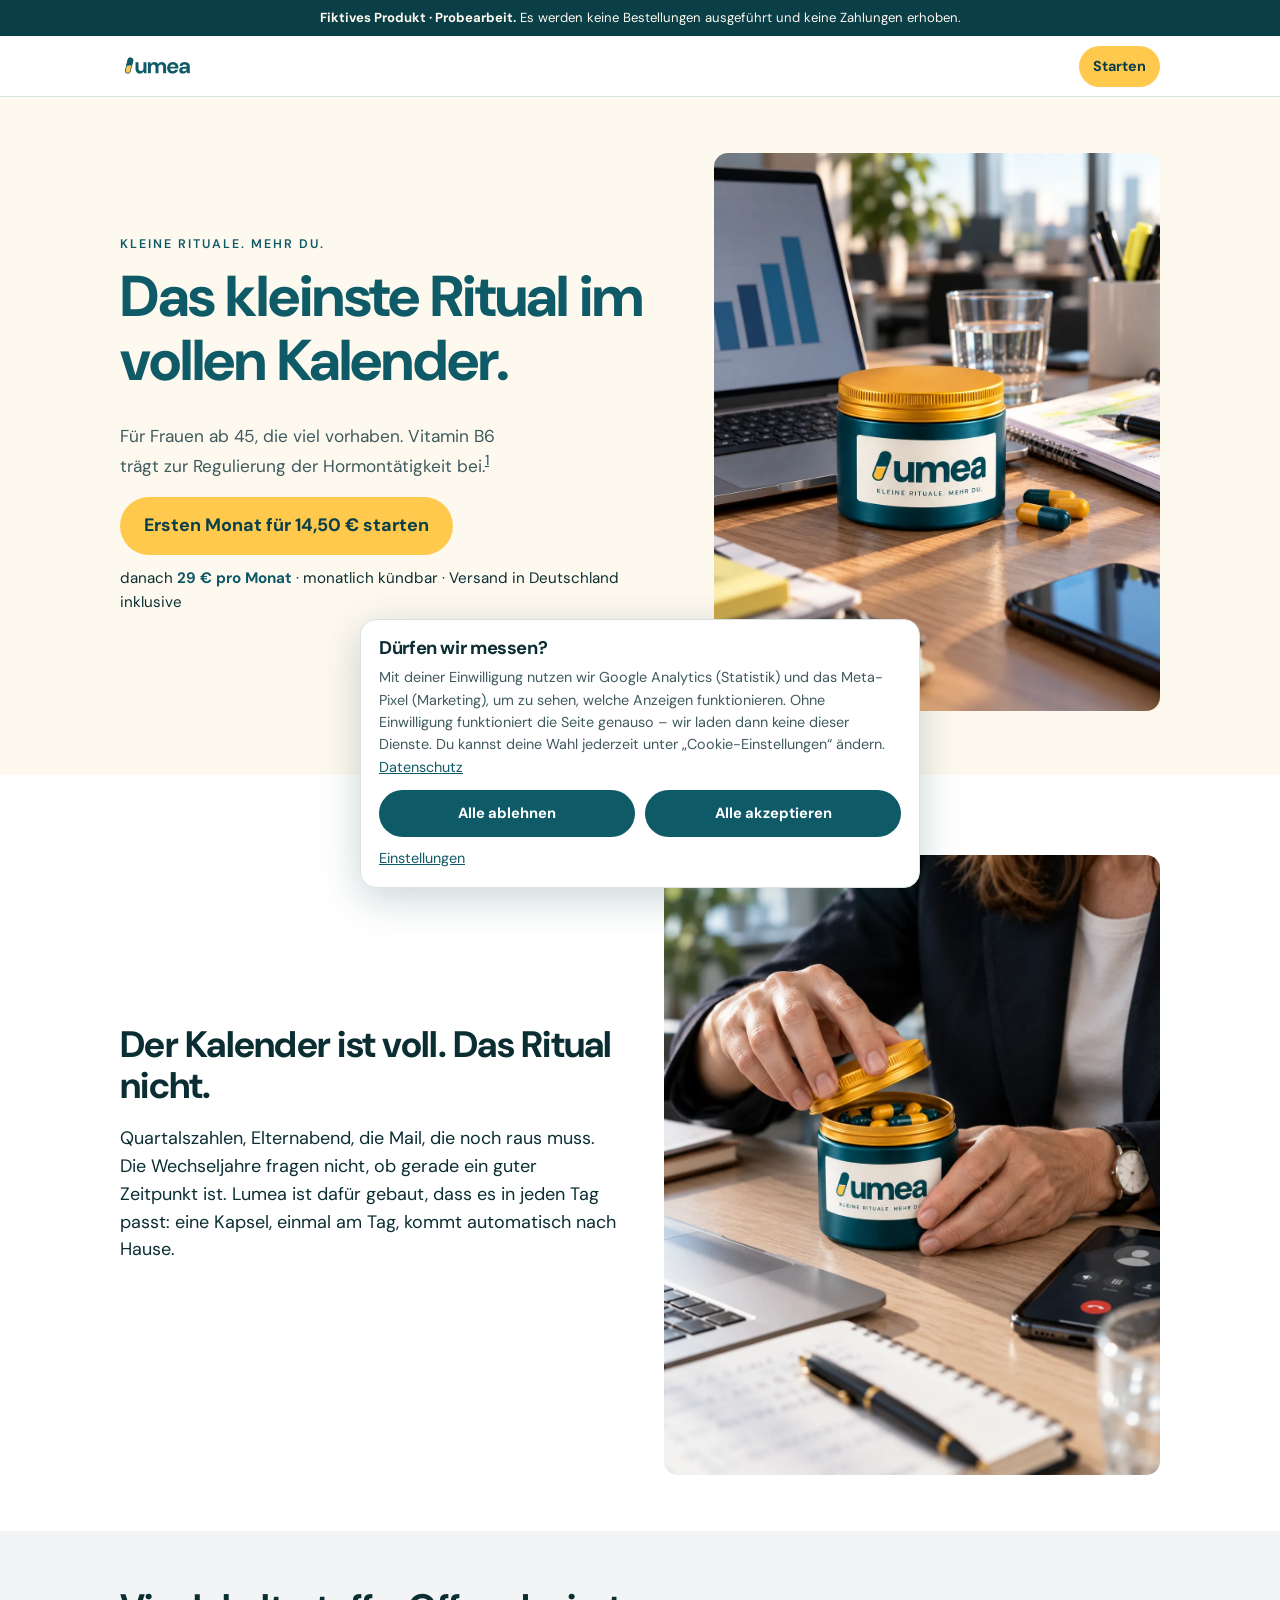
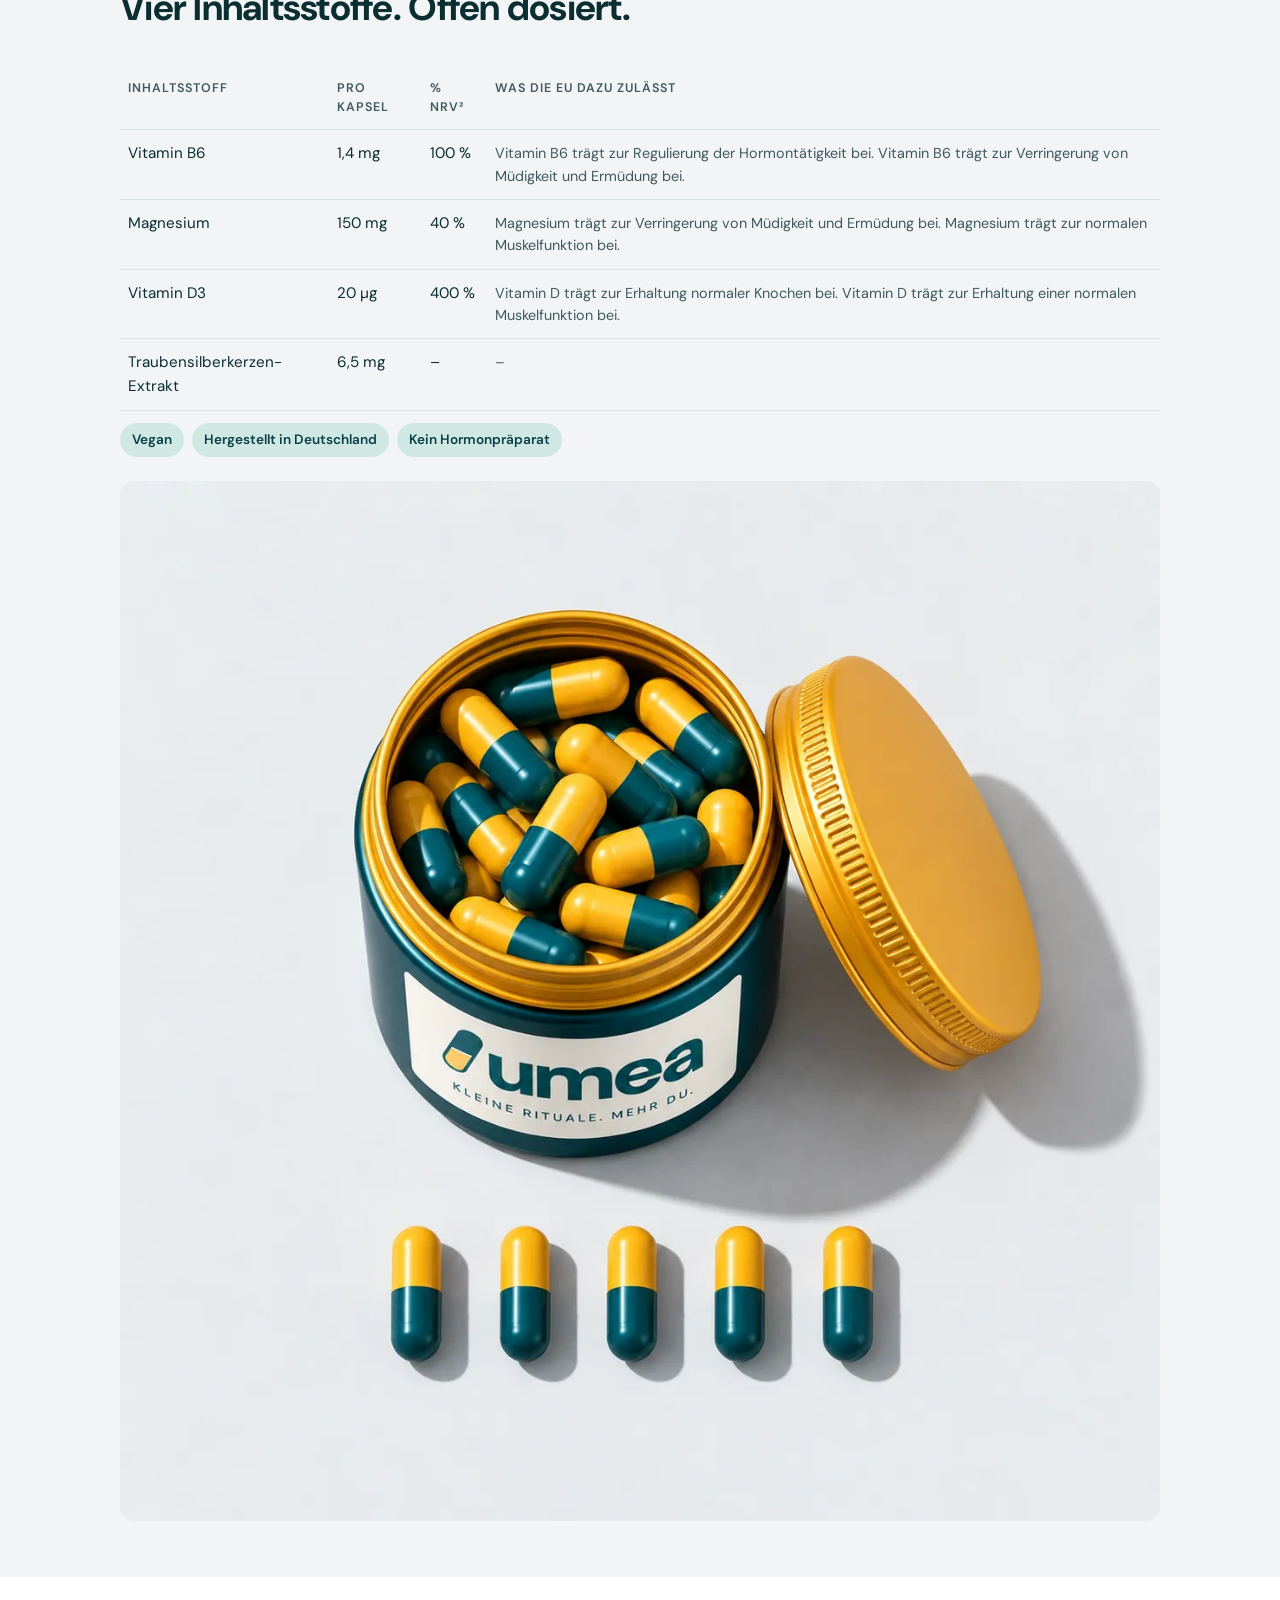
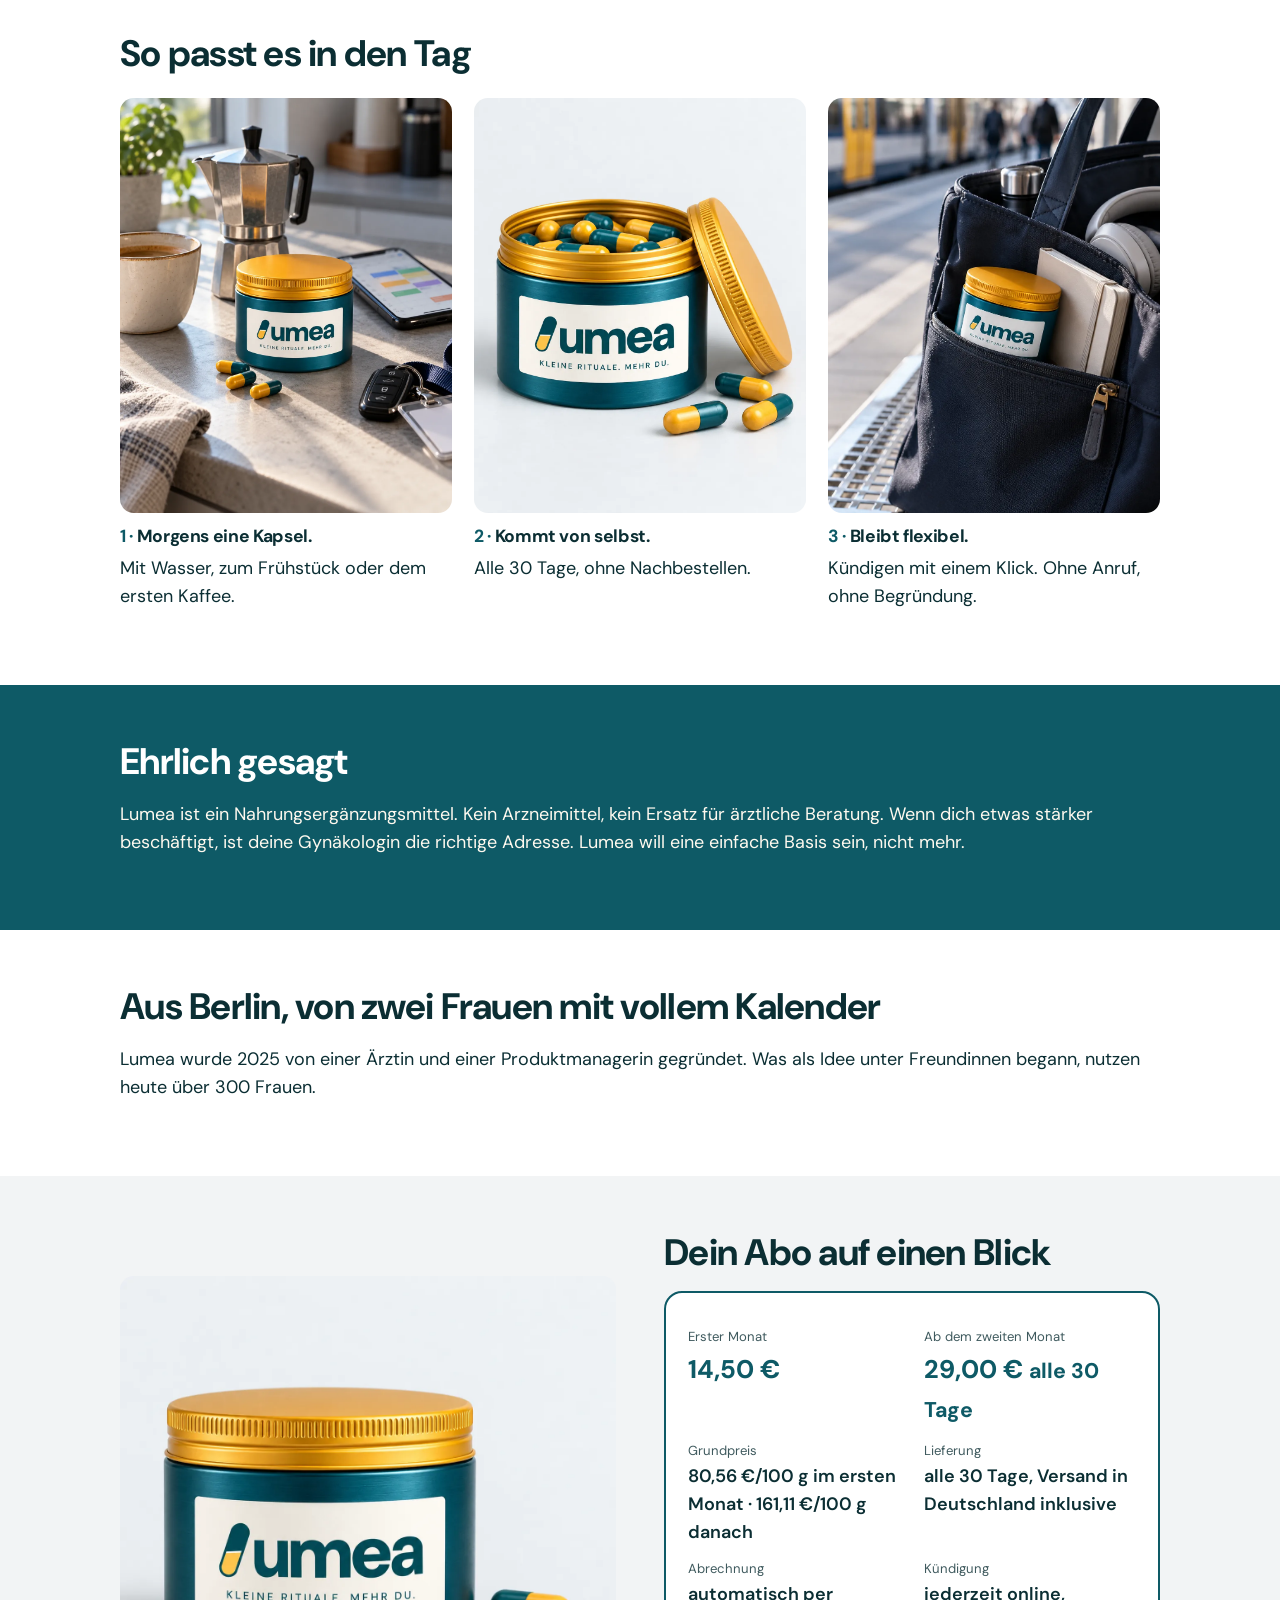
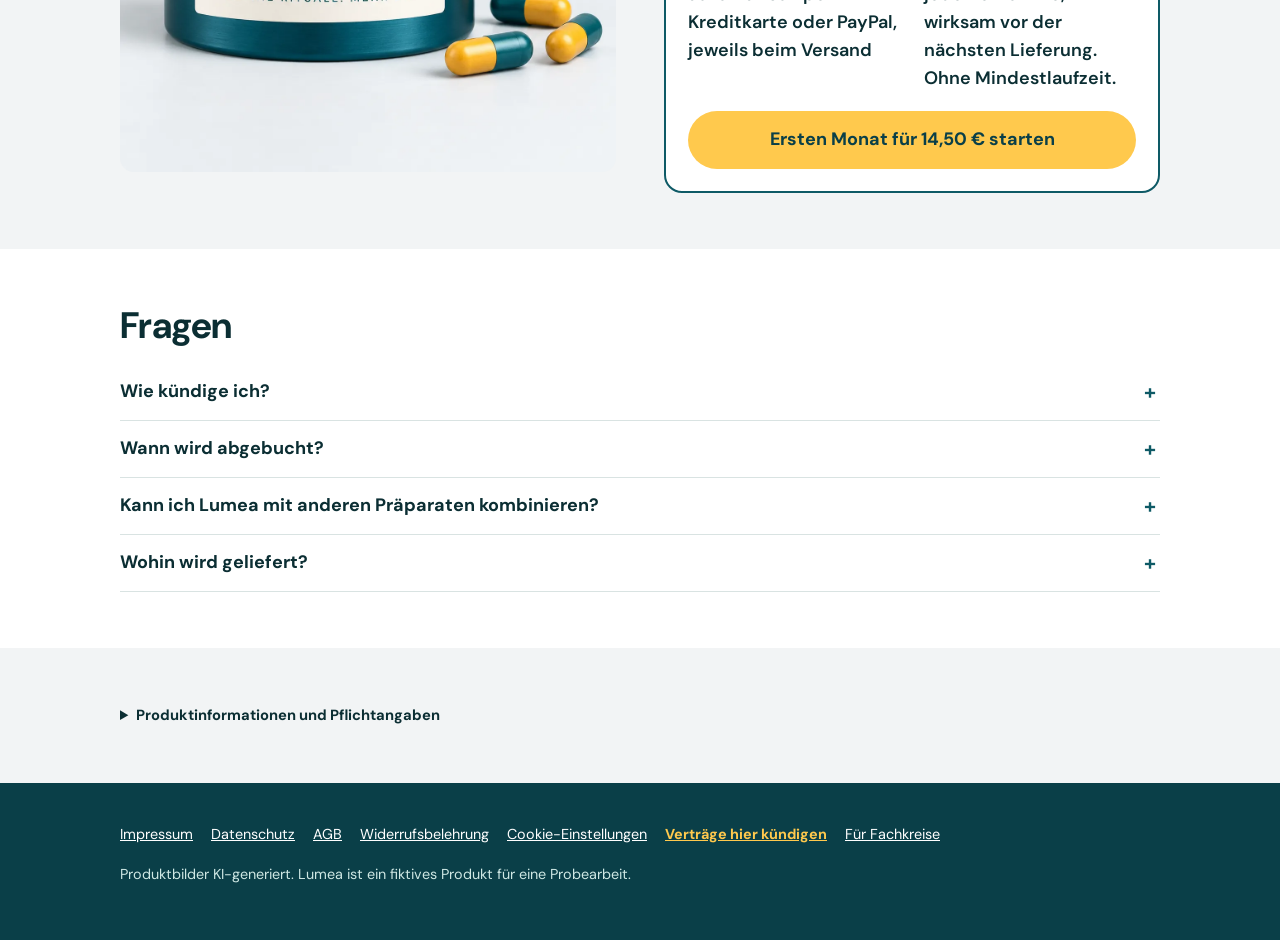
<file: index.html>
<!doctype html>
<html lang="de">
<head>
  <meta charset="utf-8">
  <meta name="viewport" content="width=device-width, initial-scale=1">
  <!-- Seitentitel bewusst neutral: GA4 sendet ihn mit dem page_view. -->
  <title>Lumea · Kleine Rituale. Mehr Du.</title>
  <meta name="description" content="Lumea: eine Kapsel am Tag mit Vitamin B6, Vitamin D3 und Magnesium. Monatsabo, jederzeit kündbar. Fiktives Produkt einer Probearbeit.">
  <!-- Fiktives Produkt: nicht in Suchmaschinen aufnehmen -->
  <meta name="robots" content="noindex, nofollow">
  <link rel="icon" href="/favicon.svg" type="image/svg+xml">
  <link rel="icon" href="/favicon-32.png" sizes="32x32">
  <link rel="apple-touch-icon" href="/apple-touch-icon.png">
  <!-- Schrift selbst gehostet: kein Abruf bei Google Fonts (keine IP-Übertragung an Dritte ohne Einwilligung) -->
  <link rel="preload" href="/assets/fonts/DMSans-var.woff2" as="font" type="font/woff2" crossorigin>
  <link rel="stylesheet" href="/assets/css/style.css">
  <!-- TRACKING: Kein Pixel- oder gtag-Code im <head>. tracking.js lädt beides
       erst NACH Einwilligung (siehe Kommentare dort). -->
  <script src="/assets/js/tracking.js" defer></script>
  <script src="/assets/js/site.js" defer></script>
</head>
<body data-page="produkt">
  <div class="demo-bar"><strong>Fiktives Produkt · Probearbeit.</strong> Es werden keine Bestellungen ausgeführt und keine Zahlungen erhoben.</div>

  <header class="site-header">
    <div class="wrap">
      <a class="logo" href="/" aria-label="Lumea Startseite"><img src="/assets/img/logo.svg" alt="Lumea" width="112" height="28"></a>
      <a class="btn btn-primary" href="/bestellen">Starten</a>
    </div>
  </header>

  <main>
    <!-- HERO -->
    <section class="hero">
      <div class="wrap">
        <div>
          <p class="eyebrow">Kleine Rituale. Mehr Du.</p>
          <h1>Das kleinste Ritual im vollen Kalender.</h1>
          <p class="sub">Für Frauen ab 45, die viel vorhaben. Vitamin B6 trägt zur Regulierung der Hormontätigkeit bei.<sup><a href="#pflichtangaben">1</a></sup></p>
          <a class="btn btn-primary" href="/bestellen">Ersten Monat für 14,50 € starten</a>
          <p class="cta-terms">danach <strong>29 € pro Monat</strong> · monatlich kündbar · Versand in Deutschland inklusive</p>
        </div>
        <figure class="hero-img">
          <img src="/assets/img/schreibtisch.webp" width="1122" height="1402" alt="Lumea-Dose mit gelbem Deckel auf einem Schreibtisch neben Laptop, Wasserglas und Notizen">
        </figure>
      </div>
    </section>

    <!-- WARUM SO KLEIN -->
    <section class="block">
      <div class="wrap split">
        <div>
          <h2>Der Kalender ist voll. Das Ritual nicht.</h2>
          <p>Quartalszahlen, Elternabend, die Mail, die noch raus muss. Die Wechseljahre fragen nicht, ob gerade ein guter Zeitpunkt ist. Lumea ist dafür gebaut, dass es in jeden Tag passt: eine Kapsel, einmal am Tag, kommt automatisch nach Hause.</p>
        </div>
        <figure class="figure-round"><img src="/assets/img/haende-schreibtisch.webp" width="1122" height="1402" loading="lazy" alt="Hände öffnen die Lumea-Dose am Schreibtisch, daneben ein Telefon im Gespräch"></figure>
      </div>
    </section>

    <!-- WAS DRIN IST -->
    <section class="block alt" id="inhalt">
      <div class="wrap">
        <h2>Vier Inhaltsstoffe. Offen dosiert.</h2>
        <div style="overflow-x:auto">
          <table class="ingredients">
            <thead><tr><th>Inhaltsstoff</th><th>pro Kapsel</th><th>% NRV²</th><th>Was die EU dazu zulässt</th></tr></thead>
            <tbody>
              <tr><td>Vitamin B6</td><td>1,4 mg</td><td>100 %</td><td class="claims">Vitamin B6 trägt zur Regulierung der Hormontätigkeit bei. Vitamin B6 trägt zur Verringerung von Müdigkeit und Ermüdung bei.</td></tr>
              <tr><td>Magnesium</td><td>150 mg</td><td>40 %</td><td class="claims">Magnesium trägt zur Verringerung von Müdigkeit und Ermüdung bei. Magnesium trägt zur normalen Muskelfunktion bei.</td></tr>
              <tr><td>Vitamin D3</td><td>20 µg</td><td>400 %</td><td class="claims">Vitamin D trägt zur Erhaltung normaler Knochen bei. Vitamin D trägt zur Erhaltung einer normalen Muskelfunktion bei.</td></tr>
              <tr><td>Traubensilberkerzen-Extrakt</td><td>6,5 mg</td><td>–</td><td class="claims">–</td></tr>
            </tbody>
          </table>
        </div>
        <ul class="badges"><li>Vegan</li><li>Hergestellt in Deutschland</li><li>Kein Hormonpräparat</li></ul>
        <figure class="figure-round"><img src="/assets/img/draufsicht.webp" width="1200" height="1200" loading="lazy" alt="Offene Lumea-Dose von oben, daneben fünf zweifarbige Kapseln in einer Reihe"></figure>
      </div>
    </section>

    <!-- SO PASST ES IN DEN TAG -->
    <section class="block">
      <div class="wrap">
        <h2>So passt es in den Tag</h2>
        <ol class="steps">
          <li><img src="/assets/img/kueche.webp" width="1122" height="1402" loading="lazy" alt="Lumea-Dose auf der Küchenarbeitsplatte neben Espressokanne, Tasse und Smartphone mit Kalender"><h3>Morgens eine Kapsel.</h3><p>Mit Wasser, zum Frühstück oder dem ersten Kaffee.</p></li>
          <li><img src="/assets/img/dose-offen.webp" width="1122" height="1402" loading="lazy" alt="Geöffnete Lumea-Dose mit zweifarbigen Kapseln, Deckel angelehnt"><h3>Kommt von selbst.</h3><p>Alle 30 Tage, ohne Nachbestellen.</p></li>
          <li><img src="/assets/img/bahnsteig.webp" width="941" height="1672" loading="lazy" alt="Lumea-Dose in der Seitentasche einer dunklen Arbeitstasche am Bahnsteig"><h3>Bleibt flexibel.</h3><p>Kündigen mit einem Klick. Ohne Anruf, ohne Begründung.</p></li>
        </ol>
      </div>
    </section>

    <!-- WAS LUMEA NICHT IST -->
    <section class="block dark">
      <div class="wrap">
        <h2>Ehrlich gesagt</h2>
        <p>Lumea ist ein Nahrungsergänzungsmittel. Kein Arzneimittel, kein Ersatz für ärztliche Beratung. Wenn dich etwas stärker beschäftigt, ist deine Gynäkologin die richtige Adresse. Lumea will eine einfache Basis sein, nicht mehr.</p>
      </div>
    </section>

    <!-- WER DAHINTER STEHT -->
    <section class="block">
      <div class="wrap">
        <h2>Aus Berlin, von zwei Frauen mit vollem Kalender</h2>
        <p>Lumea wurde 2025 von einer Ärztin und einer Produktmanagerin gegründet. Was als Idee unter Freundinnen begann, nutzen heute über 300 Frauen.</p>
      </div>
    </section>

    <!-- ABO-BOX · id="preis": Sichtbarkeit ≥ 50 % löst ViewContent aus (site.js) -->
    <section class="block alt" id="preis">
      <div class="wrap split">
        <figure class="figure-round"><img src="/assets/img/packshot.webp" width="1200" height="1200" loading="lazy" alt="Lumea-Dose in Petrol mit gelbem Deckel, daneben drei Kapseln"></figure>
        <div>
          <h2>Dein Abo auf einen Blick</h2>
          <div class="abo">
            <dl>
              <div><dt>Erster Monat</dt><dd class="price-big">14,50 €</dd></div>
              <div><dt>Ab dem zweiten Monat</dt><dd class="price-big">29,00 € <small>alle 30 Tage</small></dd></div>
              <div><dt>Grundpreis</dt><dd>80,56 €/100 g im ersten Monat · 161,11 €/100 g danach</dd></div>
              <div><dt>Lieferung</dt><dd>alle 30 Tage, Versand in Deutschland inklusive</dd></div>
              <div><dt>Abrechnung</dt><dd>automatisch per Kreditkarte oder PayPal, jeweils beim Versand</dd></div>
              <div><dt>Kündigung</dt><dd>jederzeit online, wirksam vor der nächsten Lieferung. Ohne Mindestlaufzeit.</dd></div>
            </dl>
            <a class="btn btn-primary btn-block" href="/bestellen">Ersten Monat für 14,50 € starten</a>
          </div>
        </div>
      </div>
    </section>

    <!-- FAQ -->
    <section class="block faq">
      <div class="wrap">
        <h2>Fragen</h2>
        <details><summary>Wie kündige ich?</summary><p>Über „Verträge hier kündigen“ ganz unten auf jeder Seite. Ein Klick, eine Bestätigung per E-Mail.</p></details>
        <details><summary>Wann wird abgebucht?</summary><p>Heute 14,50 € für den ersten Monat, danach alle 30 Tage 29,00 €, jeweils beim Versand der nächsten Dose.</p></details>
        <details><summary>Kann ich Lumea mit anderen Präparaten kombinieren?</summary><p>Wenn du andere Präparate mit Vitamin D nimmst, Arzneimittel einnimmst (besonders hormonhaltige) oder in ärztlicher Behandlung bist: Sprich vorher mit deiner Ärztin oder Apothekerin.</p></details>
        <details><summary>Wohin wird geliefert?</summary><p>Innerhalb Deutschlands, Versand inklusive.</p></details>
      </div>
    </section>

    <!-- PFLICHTANGABEN (vor dem Kauf erreichbar, Art. 14 LMIV) -->
    <section class="block alt pflicht" id="pflichtangaben">
      <div class="wrap">
        <details>
          <summary><strong>Produktinformationen und Pflichtangaben</strong></summary>
          <h3>Bezeichnung</h3>
          <p>Nahrungsergänzungsmittel mit Vitamin B6, Vitamin D3, Magnesium und Traubensilberkerzen-Extrakt</p>
          <h3>Zutaten</h3>
          <p>Magnesiumoxid, Kapselhülle (Hydroxypropylmethylcellulose, färbende Lebensmittel: Spirulina-Konzentrat, Kurkuma), Traubensilberkerzen-Wurzelextrakt, Pyridoxinhydrochlorid, Cholecalciferol (aus Flechten), Trennmittel: Magnesiumsalze der Speisefettsäuren <em>(beispielhafte Angabe)</em></p>
          <h3>Füllmenge</h3>
          <p>30 Kapseln = 18,0 g</p>
          <h3>Verzehrempfehlung</h3>
          <p>Täglich 1 Kapsel mit ausreichend Flüssigkeit verzehren.</p>
          <h3>Hinweise</h3>
          <ul>
            <li>Die angegebene empfohlene tägliche Verzehrmenge darf nicht überschritten werden.</li>
            <li>Nahrungsergänzungsmittel sind kein Ersatz für eine ausgewogene und abwechslungsreiche Ernährung und eine gesunde Lebensweise.</li>
            <li>Außerhalb der Reichweite von kleinen Kindern lagern.</li>
            <li>Bei Verzehr weiterer Vitamin-D-haltiger Präparate Gesamtzufuhr beachten.</li>
          </ul>
          <h3>Warnhinweise Traubensilberkerze</h3>
          <ul>
            <li>Nicht geeignet für Schwangere, Stillende sowie Kinder und Jugendliche.</li>
            <li>Nicht verzehren bei bestehenden oder früheren Lebererkrankungen.</li>
            <li>Bei Anzeichen einer Leberschädigung (z. B. Müdigkeit, Appetitlosigkeit, Gelbfärbung von Haut oder Augen, Oberbauchschmerzen, dunkler Urin) den Verzehr beenden und ärztlichen Rat einholen.</li>
            <li>Bei gleichzeitiger Einnahme östrogenhaltiger Arzneimittel sowie bei hormonabhängigen Tumorerkrankungen in der Vorgeschichte vorher ärztlichen Rat einholen.</li>
            <li>Bei Verzehr über mehr als sechs Monate ärztlichen Rat einholen.</li>
          </ul>
          <h3>Nährstoffe pro Tagesdosis (1 Kapsel)</h3>
          <p>Vitamin B6 1,4 mg (100 %²) · Vitamin D3 20 µg (400 %²) · Magnesium 150 mg (40 %²) · Traubensilberkerzen-Extrakt 6,5 mg</p>
          <p class="small">¹ Zugelassene gesundheitsbezogene Angabe nach Verordnung (EU) Nr. 432/2012. ² Prozentsatz der Nährstoffbezugswerte nach Verordnung (EU) Nr. 1169/2011.</p>
          <h3>Lebensmittelunternehmer</h3>
          <p>Lumea Health GmbH, Berlin <em>(fiktives Unternehmen)</em></p>
        </details>
      </div>
    </section>
  </main>

  <footer class="site-footer">
    <div class="wrap">
      <nav aria-label="Rechtliches">
        <a href="/rechtliches#impressum">Impressum</a>
        <a href="/rechtliches#datenschutz">Datenschutz</a>
        <a href="/rechtliches#agb">AGB</a>
        <a href="/rechtliches#widerruf">Widerrufsbelehrung</a>
        <a href="#" data-consent-open>Cookie-Einstellungen</a>
        <a class="kuendigen" href="/kuendigen">Verträge hier kündigen</a>
        <a href="/fachkreise/">Für Fachkreise</a>
      </nav>
      <p>Produktbilder KI-generiert. Lumea ist ein fiktives Produkt für eine Probearbeit.</p>
    </div>
  </footer>
</body>
</html>
</file>
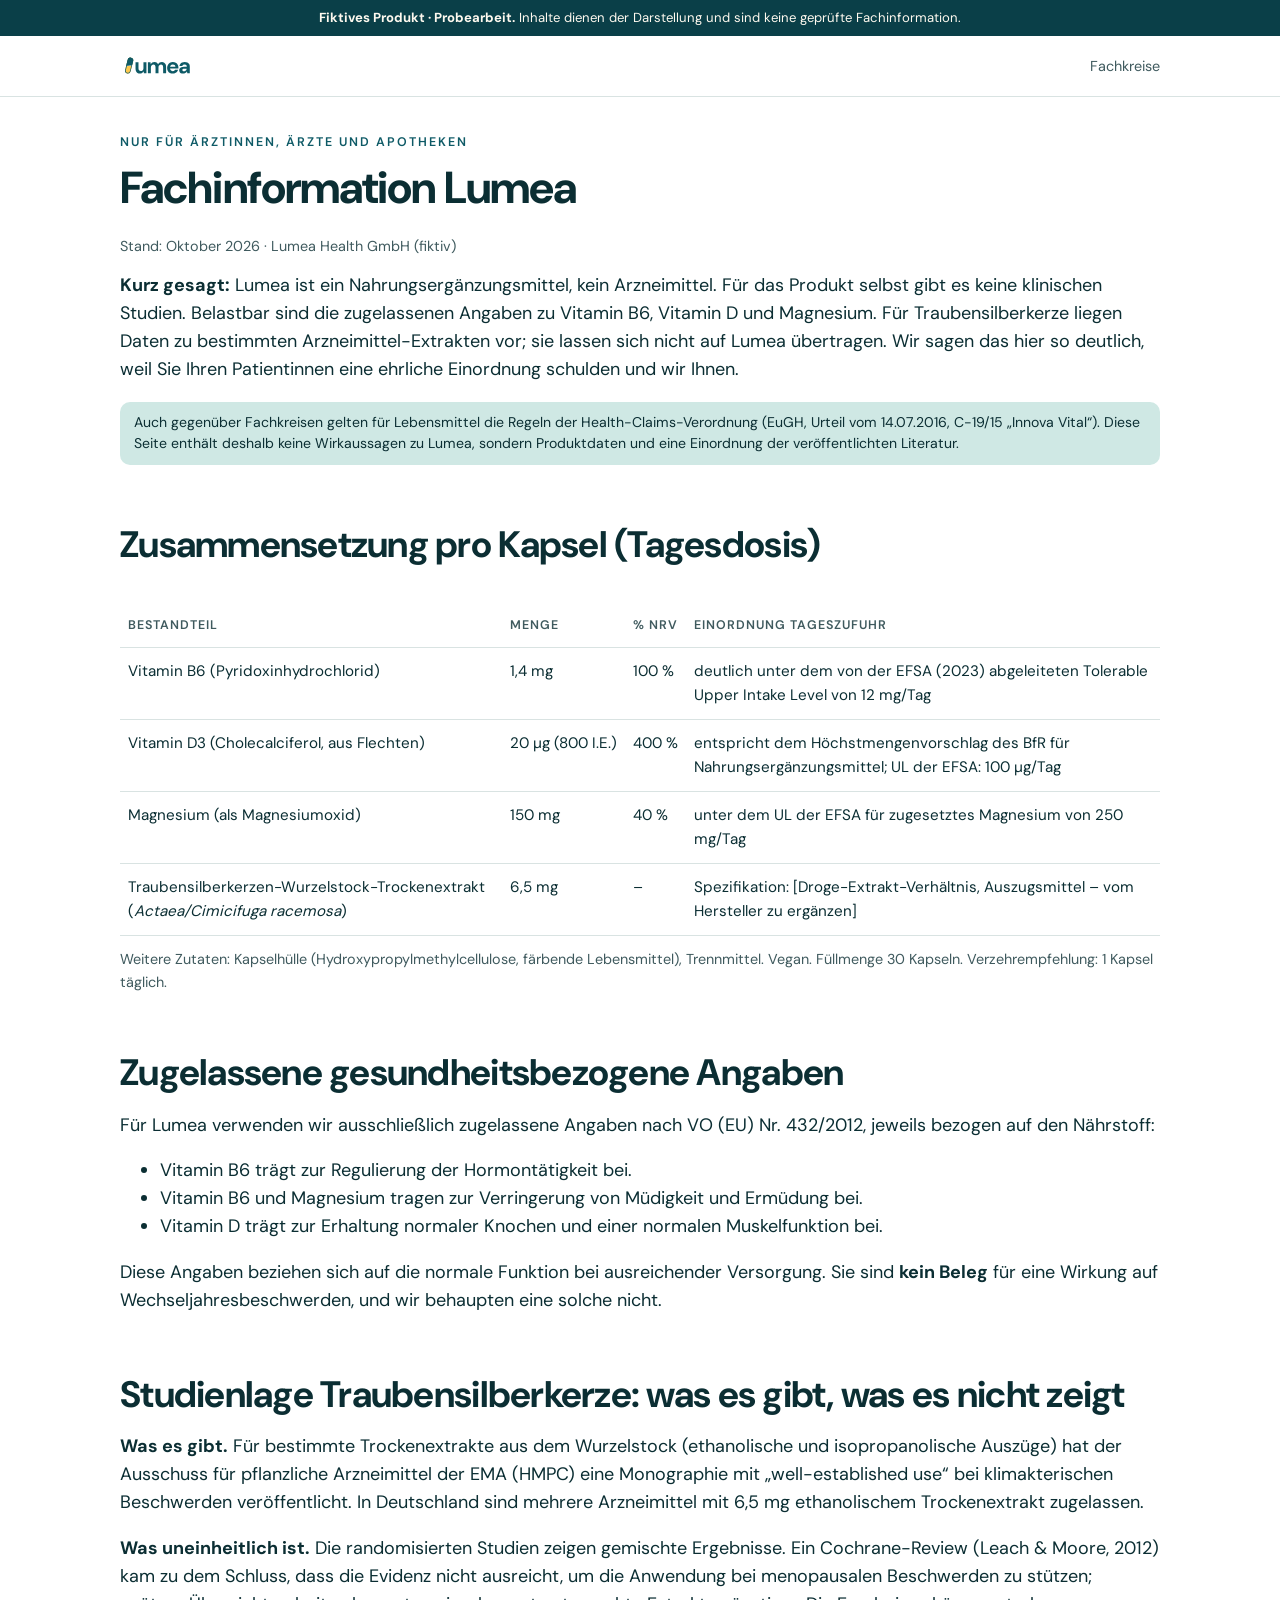
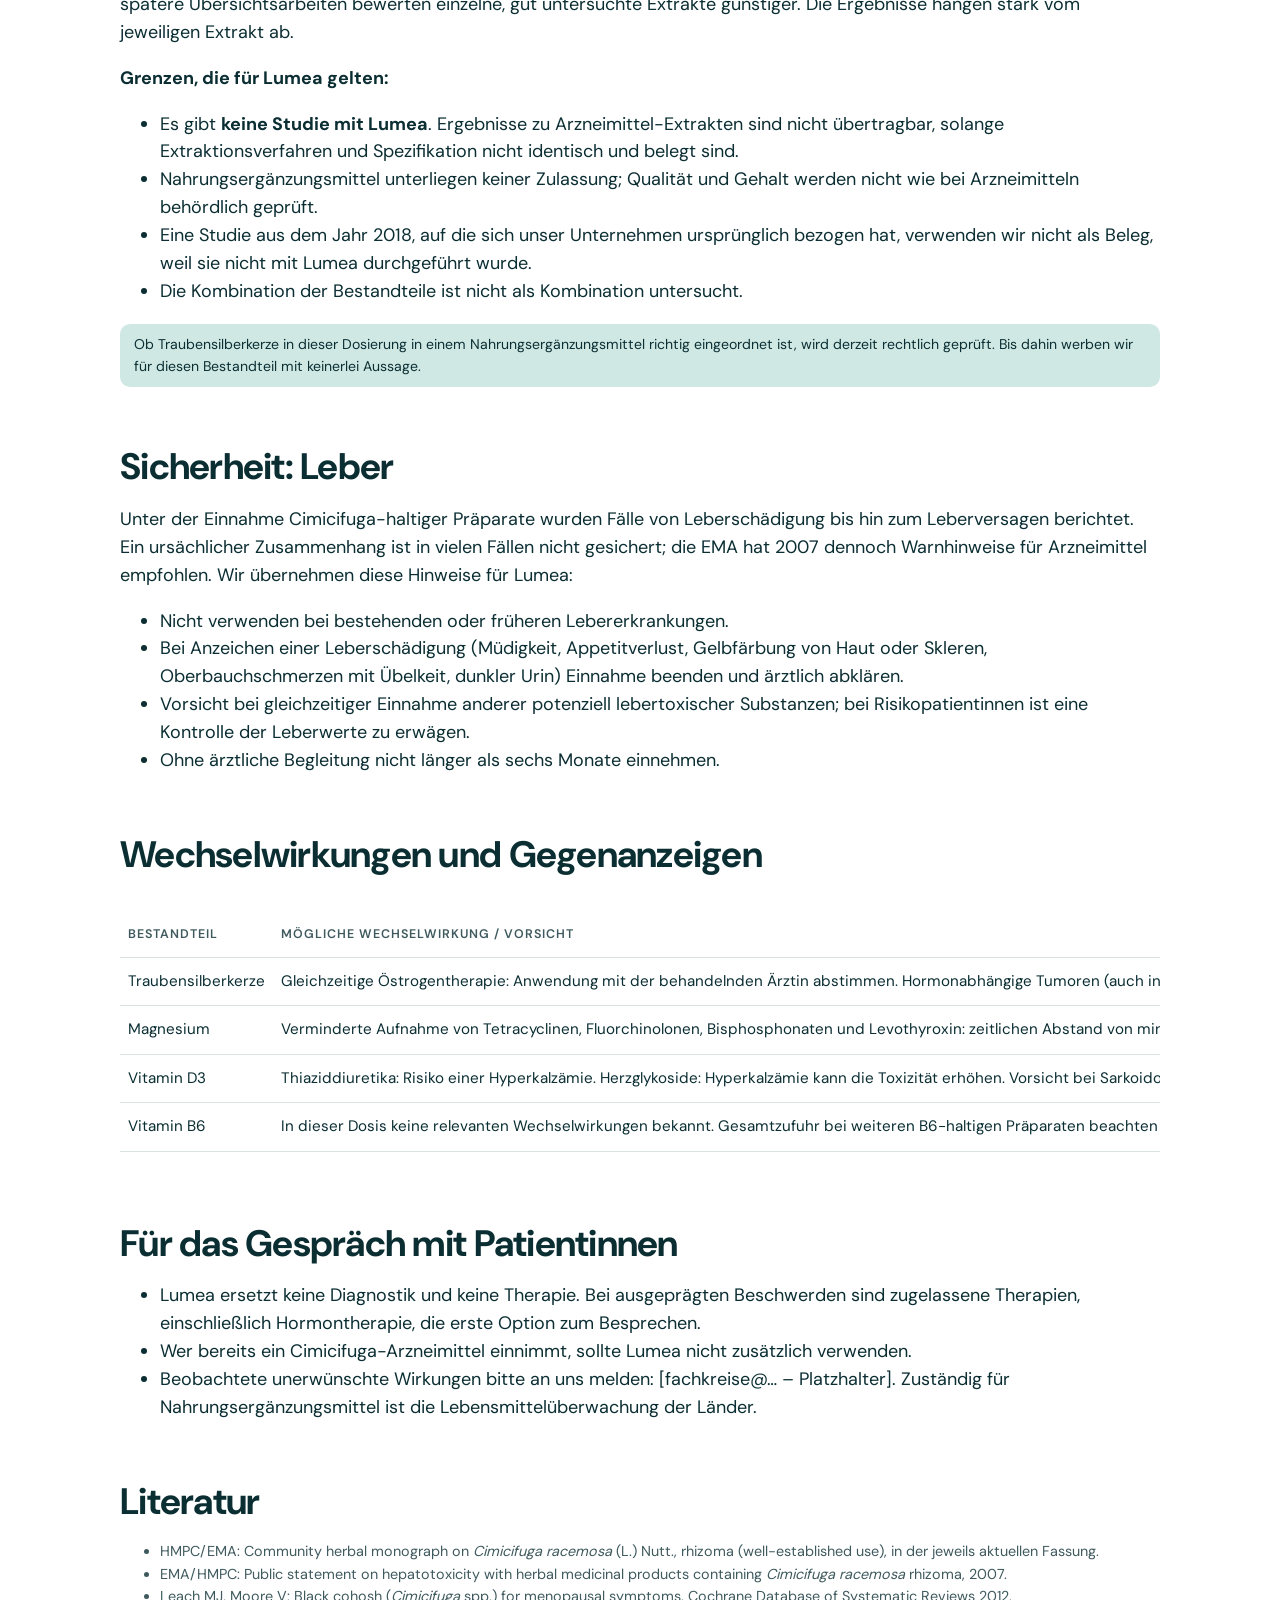
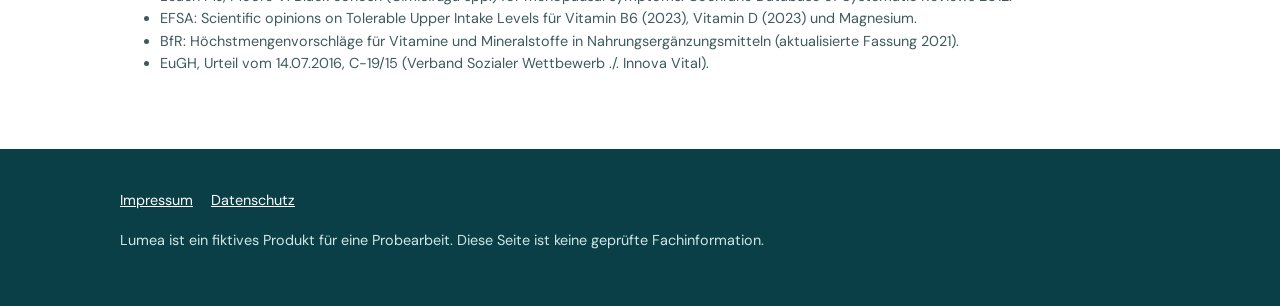
<file: fachkreise/index.html>
<!doctype html>
<html lang="de">
<head>
  <meta charset="utf-8">
  <meta name="viewport" content="width=device-width, initial-scale=1">
  <title>Lumea · Fachinformation</title>
  <meta name="robots" content="noindex, nofollow">
  <link rel="icon" href="/favicon.svg" type="image/svg+xml">
  <link rel="stylesheet" href="/assets/css/style.css">
  <!-- Bewusst KEIN tracking.js: Aufrufe des Fachkreis-Bereichs gehen an keine Werbeplattform. -->
</head>
<body data-page="fachkreise">
  <div class="demo-bar"><strong>Fiktives Produkt · Probearbeit.</strong> Inhalte dienen der Darstellung und sind keine geprüfte Fachinformation.</div>
  <header class="site-header"><div class="wrap"><a class="logo" href="/" aria-label="Lumea Startseite"><img src="/assets/img/logo.svg" alt="Lumea" width="112" height="28"></a><span class="small">Fachkreise</span></div></header>

  <main class="legal"><div class="wrap">
    <p class="eyebrow">Nur für Ärztinnen, Ärzte und Apotheken</p>
    <h1 style="font-size:clamp(1.9rem,7vw,2.8rem)">Fachinformation Lumea</h1>
    <p class="small">Stand: Oktober 2026 · Lumea Health GmbH (fiktiv)</p>

    <p><strong>Kurz gesagt:</strong> Lumea ist ein Nahrungsergänzungsmittel, kein Arzneimittel. Für das Produkt selbst gibt es keine klinischen Studien. Belastbar sind die zugelassenen Angaben zu Vitamin B6, Vitamin D und Magnesium. Für Traubensilberkerze liegen Daten zu bestimmten Arzneimittel-Extrakten vor; sie lassen sich nicht auf Lumea übertragen. Wir sagen das hier so deutlich, weil Sie Ihren Patientinnen eine ehrliche Einordnung schulden und wir Ihnen.</p>

    <p class="note">Auch gegenüber Fachkreisen gelten für Lebensmittel die Regeln der Health-Claims-Verordnung (EuGH, Urteil vom 14.07.2016, C-19/15 „Innova Vital“). Diese Seite enthält deshalb keine Wirkaussagen zu Lumea, sondern Produktdaten und eine Einordnung der veröffentlichten Literatur.</p>

    <h2>Zusammensetzung pro Kapsel (Tagesdosis)</h2>
    <div style="overflow-x:auto">
    <table class="ingredients">
      <thead><tr><th>Bestandteil</th><th>Menge</th><th>% NRV</th><th>Einordnung Tageszufuhr</th></tr></thead>
      <tbody>
        <tr><td>Vitamin B6 (Pyridoxinhydrochlorid)</td><td>1,4 mg</td><td>100 %</td><td>deutlich unter dem von der EFSA (2023) abgeleiteten Tolerable Upper Intake Level von 12 mg/Tag</td></tr>
        <tr><td>Vitamin D3 (Cholecalciferol, aus Flechten)</td><td>20 µg (800 I.E.)</td><td>400 %</td><td>entspricht dem Höchstmengenvorschlag des BfR für Nahrungsergänzungsmittel; UL der EFSA: 100 µg/Tag</td></tr>
        <tr><td>Magnesium (als Magnesiumoxid)</td><td>150 mg</td><td>40 %</td><td>unter dem UL der EFSA für zugesetztes Magnesium von 250 mg/Tag</td></tr>
        <tr><td>Traubensilberkerzen-Wurzelstock-Trockenextrakt (<em>Actaea/Cimicifuga racemosa</em>)</td><td>6,5 mg</td><td>–</td><td>Spezifikation: [Droge-Extrakt-Verhältnis, Auszugsmittel – vom Hersteller zu ergänzen]</td></tr>
      </tbody>
    </table>
    </div>
    <p class="small">Weitere Zutaten: Kapselhülle (Hydroxypropylmethylcellulose, färbende Lebensmittel), Trennmittel. Vegan. Füllmenge 30 Kapseln. Verzehrempfehlung: 1 Kapsel täglich.</p>

    <h2>Zugelassene gesundheitsbezogene Angaben</h2>
    <p>Für Lumea verwenden wir ausschließlich zugelassene Angaben nach VO (EU) Nr. 432/2012, jeweils bezogen auf den Nährstoff:</p>
    <ul>
      <li>Vitamin B6 trägt zur Regulierung der Hormontätigkeit bei.</li>
      <li>Vitamin B6 und Magnesium tragen zur Verringerung von Müdigkeit und Ermüdung bei.</li>
      <li>Vitamin D trägt zur Erhaltung normaler Knochen und einer normalen Muskelfunktion bei.</li>
    </ul>
    <p>Diese Angaben beziehen sich auf die normale Funktion bei ausreichender Versorgung. Sie sind <strong>kein Beleg</strong> für eine Wirkung auf Wechseljahresbeschwerden, und wir behaupten eine solche nicht.</p>

    <h2>Studienlage Traubensilberkerze: was es gibt, was es nicht zeigt</h2>
    <p><strong>Was es gibt.</strong> Für bestimmte Trockenextrakte aus dem Wurzelstock (ethanolische und isopropanolische Auszüge) hat der Ausschuss für pflanzliche Arzneimittel der EMA (HMPC) eine Monographie mit „well-established use“ bei klimakterischen Beschwerden veröffentlicht. In Deutschland sind mehrere Arzneimittel mit 6,5 mg ethanolischem Trockenextrakt zugelassen.</p>
    <p><strong>Was uneinheitlich ist.</strong> Die randomisierten Studien zeigen gemischte Ergebnisse. Ein Cochrane-Review (Leach &amp; Moore, 2012) kam zu dem Schluss, dass die Evidenz nicht ausreicht, um die Anwendung bei menopausalen Beschwerden zu stützen; spätere Übersichtsarbeiten bewerten einzelne, gut untersuchte Extrakte günstiger. Die Ergebnisse hängen stark vom jeweiligen Extrakt ab.</p>
    <p><strong>Grenzen, die für Lumea gelten:</strong></p>
    <ul>
      <li>Es gibt <strong>keine Studie mit Lumea</strong>. Ergebnisse zu Arzneimittel-Extrakten sind nicht übertragbar, solange Extraktionsverfahren und Spezifikation nicht identisch und belegt sind.</li>
      <li>Nahrungsergänzungsmittel unterliegen keiner Zulassung; Qualität und Gehalt werden nicht wie bei Arzneimitteln behördlich geprüft.</li>
      <li>Eine Studie aus dem Jahr 2018, auf die sich unser Unternehmen ursprünglich bezogen hat, verwenden wir nicht als Beleg, weil sie nicht mit Lumea durchgeführt wurde.</li>
      <li>Die Kombination der Bestandteile ist nicht als Kombination untersucht.</li>
    </ul>
    <p class="note">Ob Traubensilberkerze in dieser Dosierung in einem Nahrungsergänzungsmittel richtig eingeordnet ist, wird derzeit rechtlich geprüft. Bis dahin werben wir für diesen Bestandteil mit keinerlei Aussage.</p>

    <h2>Sicherheit: Leber</h2>
    <p>Unter der Einnahme Cimicifuga-haltiger Präparate wurden Fälle von Leberschädigung bis hin zum Leberversagen berichtet. Ein ursächlicher Zusammenhang ist in vielen Fällen nicht gesichert; die EMA hat 2007 dennoch Warnhinweise für Arzneimittel empfohlen. Wir übernehmen diese Hinweise für Lumea:</p>
    <ul>
      <li>Nicht verwenden bei bestehenden oder früheren Lebererkrankungen.</li>
      <li>Bei Anzeichen einer Leberschädigung (Müdigkeit, Appetitverlust, Gelbfärbung von Haut oder Skleren, Oberbauchschmerzen mit Übelkeit, dunkler Urin) Einnahme beenden und ärztlich abklären.</li>
      <li>Vorsicht bei gleichzeitiger Einnahme anderer potenziell lebertoxischer Substanzen; bei Risikopatientinnen ist eine Kontrolle der Leberwerte zu erwägen.</li>
      <li>Ohne ärztliche Begleitung nicht länger als sechs Monate einnehmen.</li>
    </ul>

    <h2>Wechselwirkungen und Gegenanzeigen</h2>
    <div style="overflow-x:auto">
    <table class="ingredients">
      <thead><tr><th>Bestandteil</th><th>Mögliche Wechselwirkung / Vorsicht</th></tr></thead>
      <tbody>
        <tr><td>Traubensilberkerze</td><td>Gleichzeitige Östrogentherapie: Anwendung mit der behandelnden Ärztin abstimmen. Hormonabhängige Tumoren (auch in der Vorgeschichte): Sicherheit nicht ausreichend belegt, nur nach ärztlicher Rücksprache. Nicht in Schwangerschaft und Stillzeit.</td></tr>
        <tr><td>Magnesium</td><td>Verminderte Aufnahme von Tetracyclinen, Fluorchinolonen, Bisphosphonaten und Levothyroxin: zeitlichen Abstand von mindestens 2–3 Stunden einhalten. Vorsicht bei eingeschränkter Nierenfunktion.</td></tr>
        <tr><td>Vitamin D3</td><td>Thiaziddiuretika: Risiko einer Hyperkalzämie. Herzglykoside: Hyperkalzämie kann die Toxizität erhöhen. Vorsicht bei Sarkoidose, primärem Hyperparathyreoidismus, Nierensteinen. Gesamtzufuhr aus weiteren Vitamin-D-Präparaten beachten.</td></tr>
        <tr><td>Vitamin B6</td><td>In dieser Dosis keine relevanten Wechselwirkungen bekannt. Gesamtzufuhr bei weiteren B6-haltigen Präparaten beachten (Neuropathie bei langfristig hohen Dosen).</td></tr>
      </tbody>
    </table>
    </div>

    <h2>Für das Gespräch mit Patientinnen</h2>
    <ul>
      <li>Lumea ersetzt keine Diagnostik und keine Therapie. Bei ausgeprägten Beschwerden sind zugelassene Therapien, einschließlich Hormontherapie, die erste Option zum Besprechen.</li>
      <li>Wer bereits ein Cimicifuga-Arzneimittel einnimmt, sollte Lumea nicht zusätzlich verwenden.</li>
      <li>Beobachtete unerwünschte Wirkungen bitte an uns melden: [fachkreise@… – Platzhalter]. Zuständig für Nahrungsergänzungsmittel ist die Lebensmittelüberwachung der Länder.</li>
    </ul>

    <h2>Literatur</h2>
    <ul class="small">
      <li>HMPC/EMA: Community herbal monograph on <em>Cimicifuga racemosa</em> (L.) Nutt., rhizoma (well-established use), in der jeweils aktuellen Fassung.</li>
      <li>EMA/HMPC: Public statement on hepatotoxicity with herbal medicinal products containing <em>Cimicifuga racemosa</em> rhizoma, 2007.</li>
      <li>Leach MJ, Moore V: Black cohosh (<em>Cimicifuga</em> spp.) for menopausal symptoms. Cochrane Database of Systematic Reviews 2012.</li>
      <li>EFSA: Scientific opinions on Tolerable Upper Intake Levels für Vitamin B6 (2023), Vitamin D (2023) und Magnesium.</li>
      <li>BfR: Höchstmengenvorschläge für Vitamine und Mineralstoffe in Nahrungsergänzungsmitteln (aktualisierte Fassung 2021).</li>
      <li>EuGH, Urteil vom 14.07.2016, C-19/15 (Verband Sozialer Wettbewerb ./. Innova Vital).</li>
    </ul>
  </div></main>

  <footer class="site-footer"><div class="wrap"><nav aria-label="Rechtliches"><a href="/rechtliches#impressum">Impressum</a> <a href="/rechtliches#datenschutz">Datenschutz</a></nav><p>Lumea ist ein fiktives Produkt für eine Probearbeit. Diese Seite ist keine geprüfte Fachinformation.</p></div></footer>
</body>
</html>
</file>
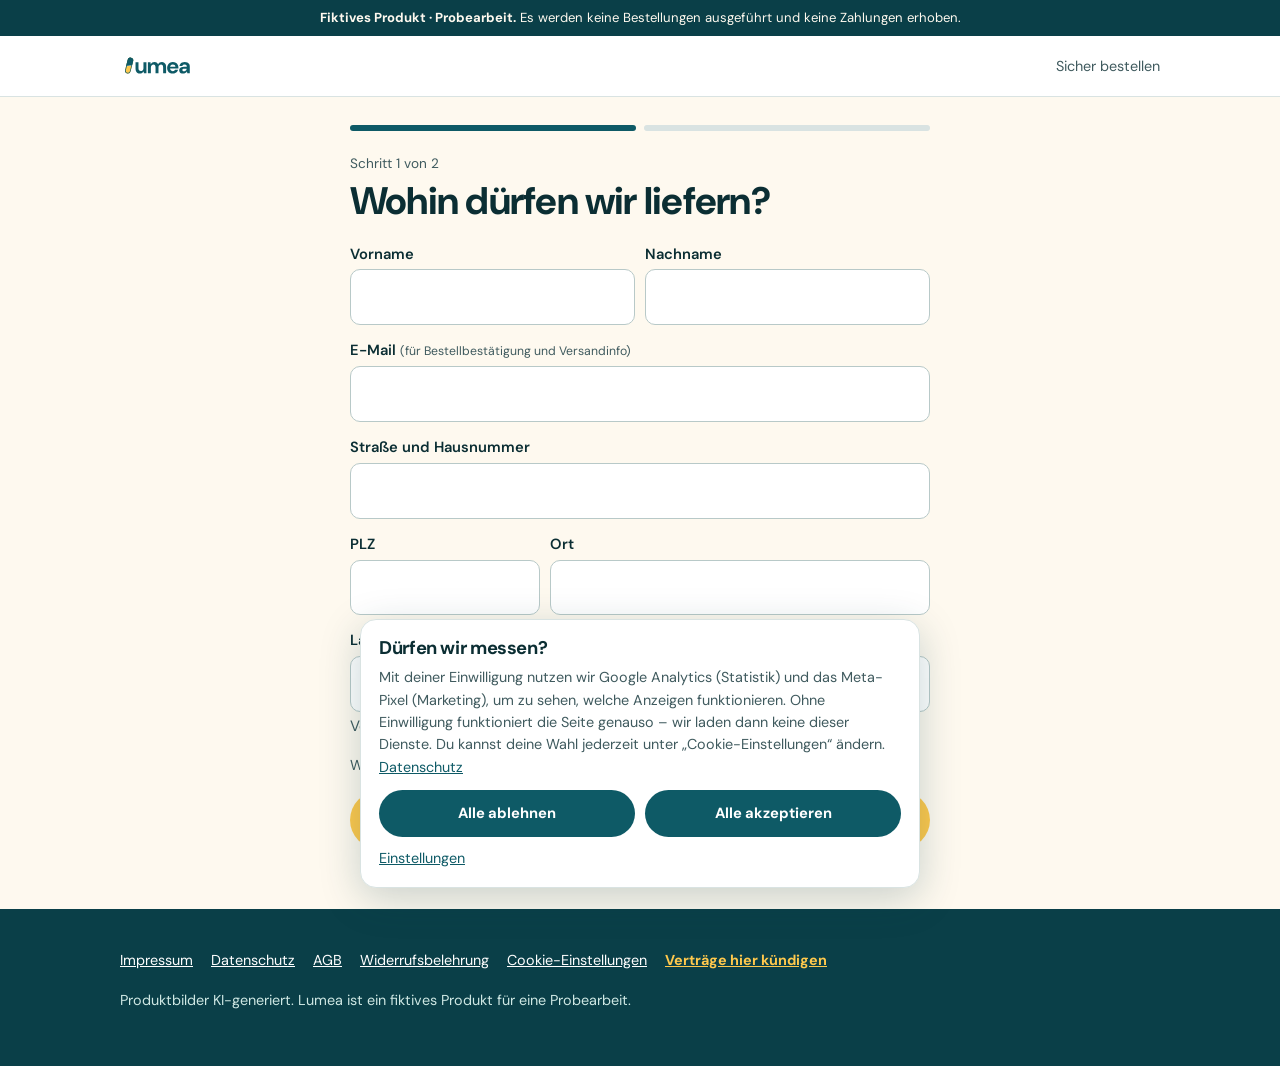
<file: bestellen.html>
<!doctype html>
<html lang="de">
<head>
  <meta charset="utf-8">
  <meta name="viewport" content="width=device-width, initial-scale=1">
  <title>Lumea · Bestellen</title>
  <meta name="robots" content="noindex, nofollow">
  <link rel="icon" href="/favicon.svg" type="image/svg+xml">
  <link rel="icon" href="/favicon-32.png" sizes="32x32">
  <link rel="preload" href="/assets/fonts/DMSans-var.woff2" as="font" type="font/woff2" crossorigin>
  <link rel="stylesheet" href="/assets/css/style.css">
  <!-- TRACKING: InitiateCheckout (beim Laden) und AddPaymentInfo (Zahlart
       gewählt) feuern aus site.js – nur nach Einwilligung. -->
  <script src="/assets/js/tracking.js" defer></script>
  <script src="/assets/js/site.js" defer></script>
</head>
<body data-page="bestellen">
  <div class="demo-bar"><strong>Fiktives Produkt · Probearbeit.</strong> Es werden keine Bestellungen ausgeführt und keine Zahlungen erhoben.</div>

  <header class="site-header">
    <div class="wrap">
      <a class="logo" href="/" aria-label="Lumea Startseite"><img src="/assets/img/logo.svg" alt="Lumea" width="112" height="28"></a>
      <span class="small">Sicher bestellen</span>
    </div>
  </header>

  <main class="checkout">
    <div class="wrap">
      <ol class="progress" aria-label="Fortschritt"><li class="is-done">Schritt 1</li><li>Schritt 2</li></ol>

      <!-- Formular sendet NICHTS an einen Server und speichert keine
           personenbezogenen Daten (Demo; Datenminimierung). -->
      <form id="order" novalidate>
        <!-- SCHRITT 1 -->
        <fieldset id="step-1" style="border:0;padding:0;margin:0">
          <p class="step-label">Schritt 1 von 2</p>
          <h1 tabindex="-1" style="font-size:clamp(1.7rem,7vw,2.4rem)">Wohin dürfen wir liefern?</h1>
          <div class="row-2 eq">
            <div class="field"><label for="vorname">Vorname</label><input type="text" id="vorname" name="vorname" autocomplete="given-name" required></div>
            <div class="field"><label for="nachname">Nachname</label><input type="text" id="nachname" name="nachname" autocomplete="family-name" required></div>
          </div>
          <div class="field"><label for="email">E-Mail <small>(für Bestellbestätigung und Versandinfo)</small></label><input type="email" id="email" name="email" autocomplete="email" required></div>
          <div class="field"><label for="strasse">Straße und Hausnummer</label><input type="text" id="strasse" name="strasse" autocomplete="street-address" required></div>
          <div class="row-2">
            <div class="field"><label for="plz">PLZ</label><input type="text" id="plz" name="plz" inputmode="numeric" pattern="[0-9]{5}" maxlength="5" autocomplete="postal-code" required></div>
            <div class="field"><label for="ort">Ort</label><input type="text" id="ort" name="ort" autocomplete="address-level2" required></div>
          </div>
          <div class="field"><label for="land">Land</label><input type="text" id="land" name="land" value="Deutschland" readonly><small>Versand nur innerhalb Deutschlands.</small></div>
          <p class="small">Wir nutzen deine Angaben nur für die Bestellung. Details in der <a href="/rechtliches#datenschutz">Datenschutzerklärung</a>.</p>
          <button type="button" id="to-step-2" class="btn btn-primary btn-block">Weiter zur Zahlung</button>
        </fieldset>

        <!-- SCHRITT 2 -->
        <fieldset id="step-2" hidden style="border:0;padding:0;margin:0">
          <p class="step-label">Schritt 2 von 2</p>
          <h2 tabindex="-1" style="font-size:clamp(1.7rem,7vw,2.4rem)">Fast geschafft.</h2>

          <p style="font-weight:700;margin-bottom:8px">Zahlart</p>
          <!-- TRACKING: Auswahl löst AddPaymentInfo aus (ohne Zahlungsdaten) -->
          <label class="radio"><input type="radio" name="zahlart" value="card" required> Kreditkarte</label>
          <label class="radio"><input type="radio" name="zahlart" value="paypal" required> PayPal</label>
          <p class="note">Demo: Es werden keine Zahlungsdaten abgefragt und nichts abgebucht.</p>

          <div class="summary">
            <table>
              <tr><td colspan="2"><strong>Lumea Monatsabo, 30 Kapseln</strong></td></tr>
              <tr><td>Heute fällig</td><td>14,50 €</td></tr>
              <tr><td>Ab <span data-next-charge></span> alle 30 Tage</td><td>29,00 €</td></tr>
              <tr><td>Versand</td><td>inklusive</td></tr>
              <tr><td>Laufzeit</td><td>keine Mindestlaufzeit, jederzeit kündbar</td></tr>
              <tr><td>Lieferadresse</td><td id="summary-address" style="font-weight:400"></td></tr>
            </table>
            <button type="button" id="back-to-1" class="link-btn small">Adresse ändern</button>
          </div>

          <p class="legal-pre">Es gelten unsere <a href="/rechtliches#agb">AGB</a>. Informationen zum <a href="/rechtliches#widerruf">Widerrufsrecht</a> und zum <a href="/rechtliches#datenschutz">Datenschutz</a>.</p>
          <!-- Pflichtformulierung § 312j Abs. 3 BGB -->
          <button type="submit" class="btn btn-primary btn-block">Zahlungspflichtig bestellen</button>
        </fieldset>
      </form>
    </div>
  </main>

  <footer class="site-footer">
    <div class="wrap">
      <nav aria-label="Rechtliches">
        <a href="/rechtliches#impressum">Impressum</a>
        <a href="/rechtliches#datenschutz">Datenschutz</a>
        <a href="/rechtliches#agb">AGB</a>
        <a href="/rechtliches#widerruf">Widerrufsbelehrung</a>
        <a href="#" data-consent-open>Cookie-Einstellungen</a>
        <a class="kuendigen" href="/kuendigen">Verträge hier kündigen</a>
      </nav>
      <p>Produktbilder KI-generiert. Lumea ist ein fiktives Produkt für eine Probearbeit.</p>
    </div>
  </footer>
</body>
</html>
</file>
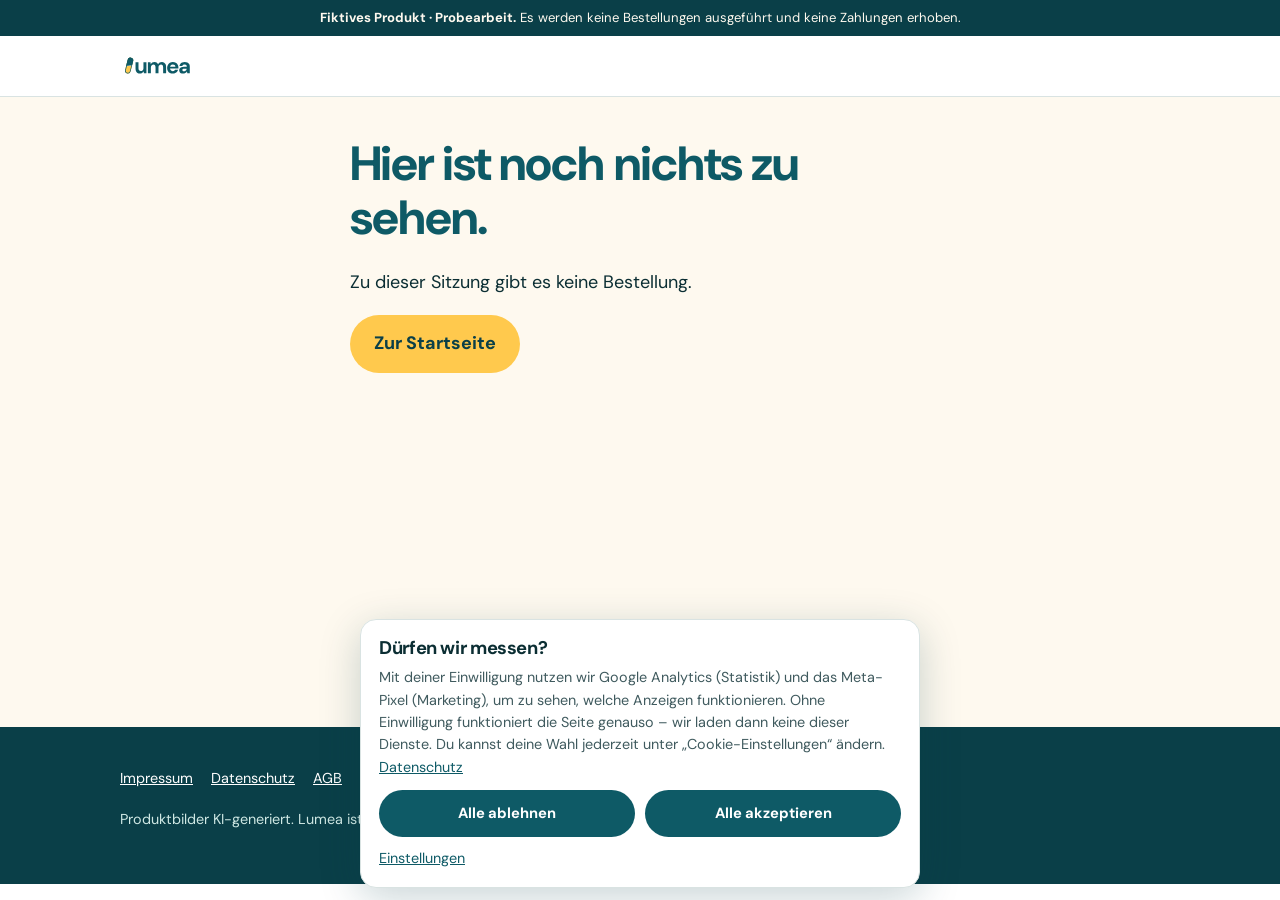
<file: danke.html>
<!doctype html>
<html lang="de">
<head>
  <meta charset="utf-8">
  <meta name="viewport" content="width=device-width, initial-scale=1">
  <title>Lumea · Danke</title>
  <meta name="robots" content="noindex, nofollow">
  <link rel="icon" href="/favicon.svg" type="image/svg+xml">
  <link rel="icon" href="/favicon-32.png" sizes="32x32">
  <link rel="preload" href="/assets/fonts/DMSans-var.woff2" as="font" type="font/woff2" crossorigin>
  <link rel="stylesheet" href="/assets/css/style.css">
  <!-- TRACKING: Subscribe + Purchase feuern aus site.js – genau einmal pro
       Bestellung (Merker in sessionStorage), nur nach Einwilligung, nie bei
       Direktaufruf ohne Bestellung. Bewusst keine Gesundheitsbegriffe auf
       dieser Seite. -->
  <script src="/assets/js/tracking.js" defer></script>
  <script src="/assets/js/site.js" defer></script>
</head>
<body data-page="danke">
  <div class="demo-bar"><strong>Fiktives Produkt · Probearbeit.</strong> Es werden keine Bestellungen ausgeführt und keine Zahlungen erhoben.</div>

  <header class="site-header">
    <div class="wrap">
      <a class="logo" href="/" aria-label="Lumea Startseite"><img src="/assets/img/logo.svg" alt="Lumea" width="112" height="28"></a>
    </div>
  </header>

  <main class="danke">
    <div class="wrap">
      <div id="with-order">
        <h1>Erledigt. Das war der aufwendigste Teil.</h1>
        <p>Deine erste Lieferung ist unterwegs und kommt in 2 bis 3 Werktagen.</p>
        <div class="summary">
          <table>
            <tr><td>Bestellnummer</td><td id="order-id"></td></tr>
            <tr><td>Heute bezahlt</td><td>14,50 €</td></tr>
            <tr><td>Nächste Abbuchung</td><td>29,00 € am <span id="next-charge"></span></td></tr>
            <tr><td>Kündigen</td><td style="font-weight:400">jederzeit über <a href="/kuendigen">„Verträge hier kündigen“</a> oder den Link in deiner Bestätigungsmail</td></tr>
          </table>
        </div>
        <h2 style="font-size:1.3rem">Kleiner Tipp für den Anfang</h2>
        <p>Stell die Dose dorthin, wo dein Tag beginnt: neben die Kaffeemaschine, die Zahnbürste oder den Laptop. Rituale halten sich da, wo man sie sieht.</p>
        <p class="note">Demo: Das war eine Testbestellung. Es wurde nichts abgebucht und nichts versendet.</p>
      </div>

      <div id="no-order" hidden>
        <h1>Hier ist noch nichts zu sehen.</h1>
        <p>Zu dieser Sitzung gibt es keine Bestellung.</p>
        <a class="btn btn-primary" href="/">Zur Startseite</a>
      </div>
    </div>
  </main>

  <footer class="site-footer">
    <div class="wrap">
      <nav aria-label="Rechtliches">
        <a href="/rechtliches#impressum">Impressum</a>
        <a href="/rechtliches#datenschutz">Datenschutz</a>
        <a href="/rechtliches#agb">AGB</a>
        <a href="/rechtliches#widerruf">Widerrufsbelehrung</a>
        <a href="#" data-consent-open>Cookie-Einstellungen</a>
        <a class="kuendigen" href="/kuendigen">Verträge hier kündigen</a>
      </nav>
      <p>Produktbilder KI-generiert. Lumea ist ein fiktives Produkt für eine Probearbeit.</p>
    </div>
  </footer>
</body>
</html>
</file>
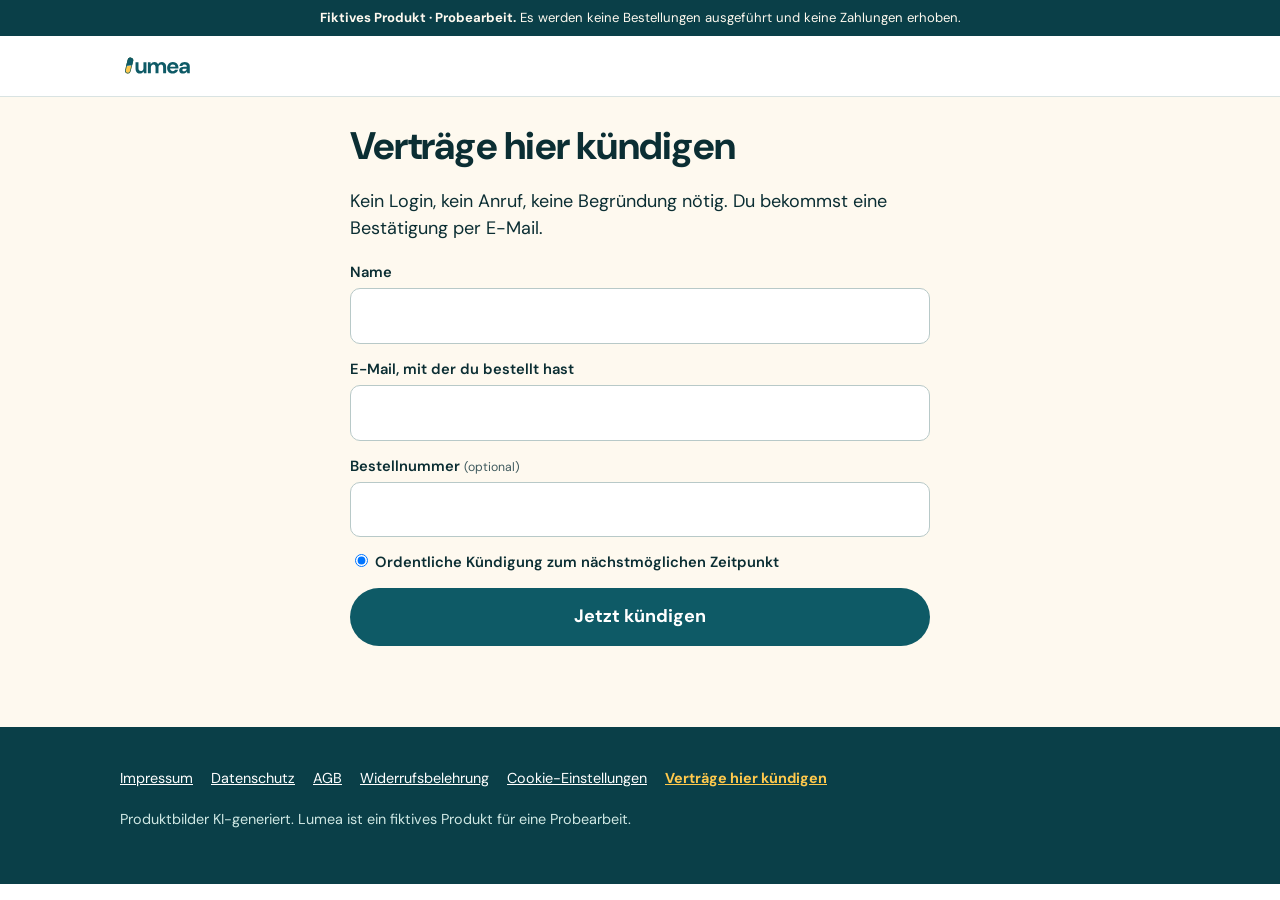
<file: kuendigen.html>
<!doctype html>
<html lang="de">
<head>
  <meta charset="utf-8">
  <meta name="viewport" content="width=device-width, initial-scale=1">
  <title>Lumea · Verträge hier kündigen</title>
  <meta name="robots" content="noindex, nofollow">
  <link rel="icon" href="/favicon.svg" type="image/svg+xml">
  <link rel="icon" href="/favicon-32.png" sizes="32x32">
  <link rel="stylesheet" href="/assets/css/style.css">
  <!-- TRACKING: Bewusst KEIN tracking.js auf dieser Seite. Kündigungen
       werden nicht an Meta/Google gemeldet (kein Signal über Bestandskundinnen
       an Werbeplattformen). -->
  <script src="/assets/js/kuendigen.js" defer></script>
</head>
<body data-page="kuendigen">
  <div class="demo-bar"><strong>Fiktives Produkt · Probearbeit.</strong> Es werden keine Bestellungen ausgeführt und keine Zahlungen erhoben.</div>
  <header class="site-header"><div class="wrap"><a class="logo" href="/" aria-label="Lumea Startseite"><img src="/assets/img/logo.svg" alt="Lumea" width="112" height="28"></a></div></header>
  <main class="checkout"><div class="wrap">
    <h1 style="font-size:clamp(1.7rem,7vw,2.4rem)">Verträge hier kündigen</h1>
    <p>Kein Login, kein Anruf, keine Begründung nötig. Du bekommst eine Bestätigung per E-Mail.</p>
    <form id="kuendigung" novalidate>
      <div class="field"><label for="k-name">Name</label><input type="text" id="k-name" autocomplete="name" required></div>
      <div class="field"><label for="k-email">E-Mail, mit der du bestellt hast</label><input type="email" id="k-email" autocomplete="email" required></div>
      <div class="field"><label for="k-nr">Bestellnummer <small>(optional)</small></label><input type="text" id="k-nr"></div>
      <div class="field"><label><input type="radio" name="art" value="ordentlich" checked> Ordentliche Kündigung zum nächstmöglichen Zeitpunkt</label></div>
      <!-- § 312k BGB: Bestätigungsschaltfläche „jetzt kündigen“ -->
      <button type="submit" class="btn btn-secondary btn-block">Jetzt kündigen</button>
    </form>
    <div id="k-done" hidden>
      <p class="note"><strong>Kündigung eingegangen.</strong> Demo: In dieser Probearbeit wird keine Kündigung verarbeitet.</p>
    </div>
  </div></main>
  <footer class="site-footer"><div class="wrap"><nav aria-label="Rechtliches">
    <a href="/rechtliches#impressum">Impressum</a> <a href="/rechtliches#datenschutz">Datenschutz</a> <a href="/rechtliches#agb">AGB</a> <a href="/rechtliches#widerruf">Widerrufsbelehrung</a> <a href="/rechtliches#datenschutz">Cookie-Einstellungen</a> <a class="kuendigen" href="/kuendigen">Verträge hier kündigen</a>
  </nav><p>Produktbilder KI-generiert. Lumea ist ein fiktives Produkt für eine Probearbeit.</p></div></footer>
</body>
</html>
</file>
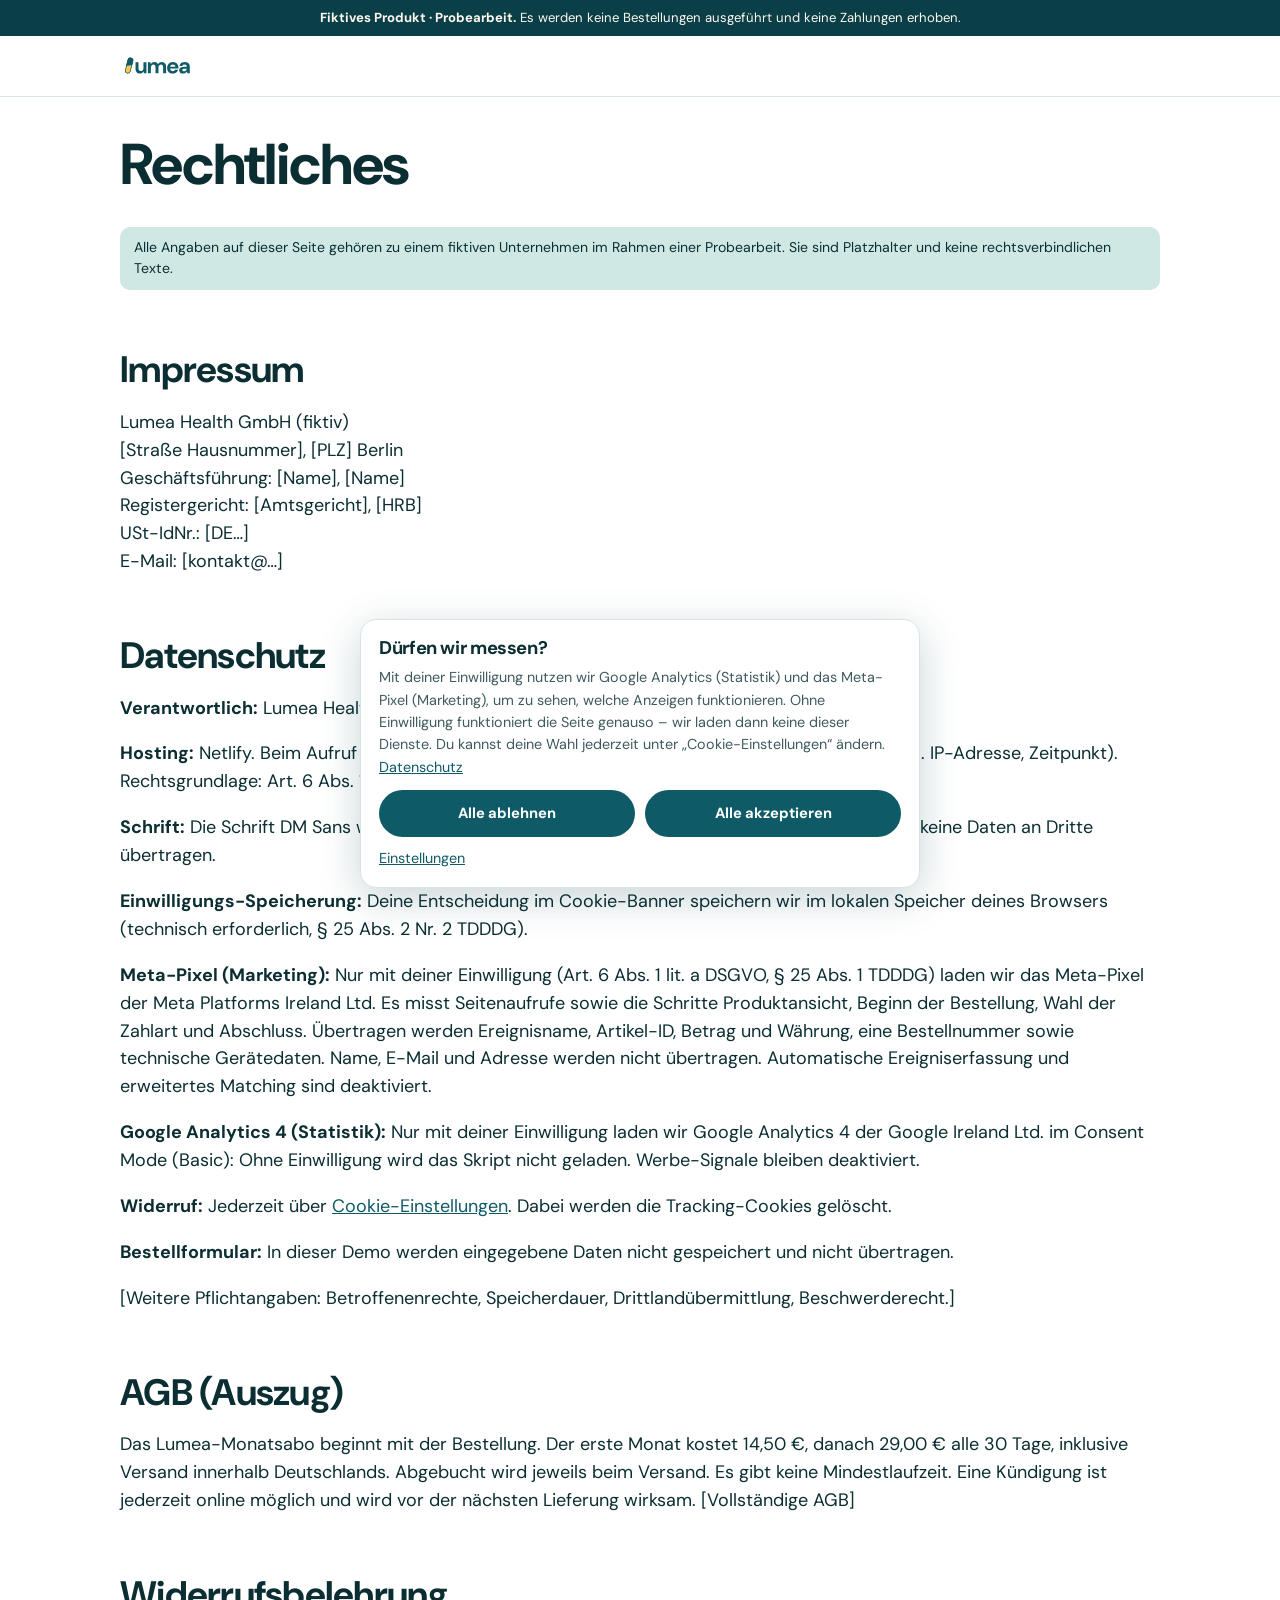
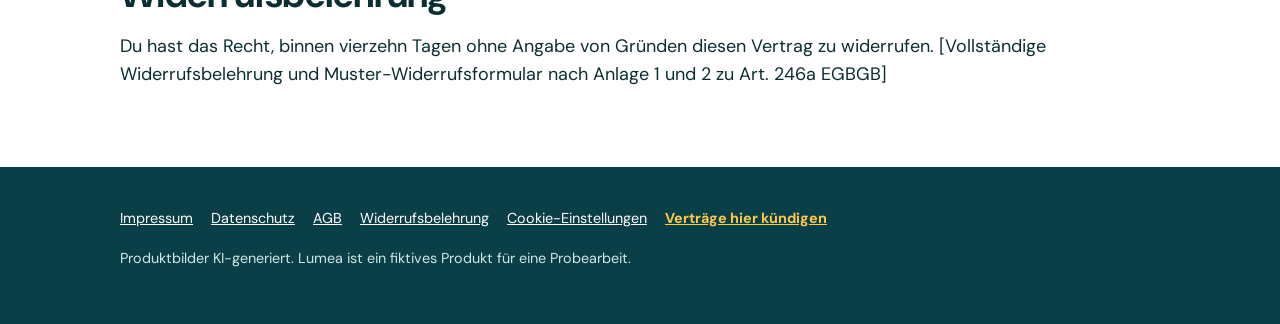
<file: rechtliches.html>
<!doctype html>
<html lang="de">
<head>
  <meta charset="utf-8">
  <meta name="viewport" content="width=device-width, initial-scale=1">
  <title>Lumea · Rechtliches</title>
  <meta name="robots" content="noindex, nofollow">
  <link rel="icon" href="/favicon.svg" type="image/svg+xml">
  <link rel="icon" href="/favicon-32.png" sizes="32x32">
  <link rel="stylesheet" href="/assets/css/style.css">
  <!-- TRACKING: nur Consent-Banner/PageView nach Einwilligung; die Seite
       enthält den Link „Cookie-Einstellungen“ zum Widerruf. -->
  <script src="/assets/js/tracking.js" defer></script>
</head>
<body data-page="rechtliches">
  <div class="demo-bar"><strong>Fiktives Produkt · Probearbeit.</strong> Es werden keine Bestellungen ausgeführt und keine Zahlungen erhoben.</div>
  <header class="site-header"><div class="wrap"><a class="logo" href="/" aria-label="Lumea Startseite"><img src="/assets/img/logo.svg" alt="Lumea" width="112" height="28"></a></div></header>
  <main class="legal"><div class="wrap">
    <h1>Rechtliches</h1>
    <p class="note">Alle Angaben auf dieser Seite gehören zu einem fiktiven Unternehmen im Rahmen einer Probearbeit. Sie sind Platzhalter und keine rechtsverbindlichen Texte.</p>

    <h2 id="impressum">Impressum</h2>
    <p>Lumea Health GmbH (fiktiv)<br>[Straße Hausnummer], [PLZ] Berlin<br>Geschäftsführung: [Name], [Name]<br>Registergericht: [Amtsgericht], [HRB]<br>USt-IdNr.: [DE…]<br>E-Mail: [kontakt@…]</p>

    <h2 id="datenschutz">Datenschutz</h2>
    <p><strong>Verantwortlich:</strong> Lumea Health GmbH (fiktiv), Anschrift siehe Impressum.</p>
    <p><strong>Hosting:</strong> Netlify. Beim Aufruf verarbeitet der Hoster technisch notwendige Server-Logdaten (z. B. IP-Adresse, Zeitpunkt). Rechtsgrundlage: Art. 6 Abs. 1 lit. f DSGVO.</p>
    <p><strong>Schrift:</strong> Die Schrift DM Sans wird von diesem Server geladen, nicht von Google. Es werden dabei keine Daten an Dritte übertragen.</p>
    <p><strong>Einwilligungs-Speicherung:</strong> Deine Entscheidung im Cookie-Banner speichern wir im lokalen Speicher deines Browsers (technisch erforderlich, § 25 Abs. 2 Nr. 2 TDDDG).</p>
    <p><strong>Meta-Pixel (Marketing):</strong> Nur mit deiner Einwilligung (Art. 6 Abs. 1 lit. a DSGVO, § 25 Abs. 1 TDDDG) laden wir das Meta-Pixel der Meta Platforms Ireland Ltd. Es misst Seitenaufrufe sowie die Schritte Produktansicht, Beginn der Bestellung, Wahl der Zahlart und Abschluss. Übertragen werden Ereignisname, Artikel-ID, Betrag und Währung, eine Bestellnummer sowie technische Gerätedaten. Name, E-Mail und Adresse werden nicht übertragen. Automatische Ereigniserfassung und erweitertes Matching sind deaktiviert.</p>
    <p><strong>Google Analytics 4 (Statistik):</strong> Nur mit deiner Einwilligung laden wir Google Analytics 4 der Google Ireland Ltd. im Consent Mode (Basic): Ohne Einwilligung wird das Skript nicht geladen. Werbe-Signale bleiben deaktiviert.</p>
    <p><strong>Widerruf:</strong> Jederzeit über <a href="#" data-consent-open>Cookie-Einstellungen</a>. Dabei werden die Tracking-Cookies gelöscht.</p>
    <p><strong>Bestellformular:</strong> In dieser Demo werden eingegebene Daten nicht gespeichert und nicht übertragen.</p>
    <p>[Weitere Pflichtangaben: Betroffenenrechte, Speicherdauer, Drittlandübermittlung, Beschwerderecht.]</p>

    <h2 id="agb">AGB (Auszug)</h2>
    <p>Das Lumea-Monatsabo beginnt mit der Bestellung. Der erste Monat kostet 14,50 €, danach 29,00 € alle 30 Tage, inklusive Versand innerhalb Deutschlands. Abgebucht wird jeweils beim Versand. Es gibt keine Mindestlaufzeit. Eine Kündigung ist jederzeit online möglich und wird vor der nächsten Lieferung wirksam. [Vollständige AGB]</p>

    <h2 id="widerruf">Widerrufsbelehrung</h2>
    <p>Du hast das Recht, binnen vierzehn Tagen ohne Angabe von Gründen diesen Vertrag zu widerrufen. [Vollständige Widerrufsbelehrung und Muster-Widerrufsformular nach Anlage 1 und 2 zu Art. 246a EGBGB]</p>
  </div></main>
  <footer class="site-footer"><div class="wrap"><nav aria-label="Rechtliches">
    <a href="/rechtliches#impressum">Impressum</a> <a href="/rechtliches#datenschutz">Datenschutz</a> <a href="/rechtliches#agb">AGB</a> <a href="/rechtliches#widerruf">Widerrufsbelehrung</a> <a href="#" data-consent-open>Cookie-Einstellungen</a> <a class="kuendigen" href="/kuendigen">Verträge hier kündigen</a>
  </nav><p>Produktbilder KI-generiert. Lumea ist ein fiktives Produkt für eine Probearbeit.</p></div></footer>
</body>
</html>
</file>
<file: assets/css/style.css>
/* Lumea · mobile first · Farben/Schrift aus Logo-Richtung B */
@font-face {
  font-family: "DM Sans";
  src: url("../fonts/DMSans-var.woff2") format("woff2");
  font-weight: 100 1000;
  font-style: normal;
  font-display: swap;
}

:root {
  --petrol: #0E5A66;
  --petrol-dark: #0A3F48;
  --gelb: #FFC94D;
  --mint: #CFE8E4;
  --creme: #FEF9EF;
  --grau: #F2F4F5;
  --linie: #D9E3E2;
  --text: #0B2E33;
  --text-2: #3F5A5E;
  --radius: 14px;
  --gutter: 20px;
  color-scheme: light;
}

* { box-sizing: border-box; }
html { -webkit-text-size-adjust: 100%; }
body {
  margin: 0;
  font-family: "DM Sans", system-ui, -apple-system, "Segoe UI", sans-serif;
  font-optical-sizing: auto;
  font-size: 17px;
  line-height: 1.55;
  color: var(--text);
  background: #fff;
}
img { max-width: 100%; height: auto; display: block; }
figure { margin: 0; }
[hidden] { display: none !important; }
a { color: var(--petrol); }
:focus-visible { outline: 3px solid var(--gelb); outline-offset: 2px; }
h1, h2, h3 { line-height: 1.12; letter-spacing: -0.02em; margin: 0 0 .5em; }
h1 { font-size: clamp(2.1rem, 9vw, 3.6rem); font-weight: 750; }
h2 { font-size: clamp(1.55rem, 6vw, 2.3rem); font-weight: 700; }
h3 { font-size: 1.1rem; font-weight: 700; }
p { margin: 0 0 1em; }
.wrap { max-width: 1080px; margin: 0 auto; padding: 0 var(--gutter); }
.small { font-size: .9rem; color: var(--text-2); }
.eyebrow { text-transform: uppercase; letter-spacing: .16em; font-size: .78rem; font-weight: 600; color: var(--petrol); margin-bottom: .8em; }

/* Demo-Hinweis */
.demo-bar { background: var(--petrol-dark); color: var(--creme); font-size: .82rem; text-align: center; padding: 8px var(--gutter); }

/* Header */
.site-header { position: sticky; top: 0; z-index: 20; background: rgba(255,255,255,.94); backdrop-filter: blur(8px); border-bottom: 1px solid var(--linie); }
.site-header .wrap { display: flex; align-items: center; justify-content: space-between; height: 60px; }
.site-header .logo img { height: 28px; width: auto; }
.site-header .btn { padding: 9px 14px; font-size: .9rem; }

/* Buttons */
.btn { display: inline-flex; align-items: center; justify-content: center; gap: .4em; border: 0; border-radius: 999px; padding: 15px 24px; font: inherit; font-weight: 700; text-decoration: none; cursor: pointer; transition: transform .15s ease, background .15s ease; }
.btn:active { transform: scale(.98); }
.btn-primary { background: var(--gelb); color: var(--petrol-dark); }
.btn-primary:hover { background: #ffd36b; }
.btn-secondary { background: var(--petrol); color: #fff; }
.btn-secondary:hover { background: var(--petrol-dark); }
.btn-ghost { background: transparent; color: var(--petrol); border: 2px solid var(--petrol); }
.btn-block { width: 100%; }
.link-btn { background: none; border: 0; color: var(--petrol); text-decoration: underline; font: inherit; cursor: pointer; padding: 0; }

/* Hero */
.hero { background: var(--creme); padding: 32px 0 40px; }
.hero h1 { color: var(--petrol); }
.hero .sub { font-size: 1.08rem; color: var(--text-2); max-width: 34ch; }
.hero .cta-terms { margin-top: 12px; font-size: .95rem; color: var(--text); }
.hero .cta-terms strong { color: var(--petrol); }
.hero-img { margin-top: 28px; border-radius: var(--radius); overflow: hidden; aspect-ratio: 4/5; background: var(--grau); }
.hero-img img { width: 100%; height: 100%; object-fit: cover; }

section.block { padding: 56px 0; }
section.block.alt { background: var(--grau); }
section.block.dark { background: var(--petrol); color: var(--creme); }
section.block.dark h2, section.block.dark a { color: #fff; }

/* Inhaltsstoffe */
.ingredients { width: 100%; border-collapse: collapse; margin: 20px 0 12px; font-size: .95rem; }
.ingredients th, .ingredients td { text-align: left; padding: 12px 8px; border-bottom: 1px solid var(--linie); vertical-align: top; }
.ingredients th { font-size: .78rem; text-transform: uppercase; letter-spacing: .08em; color: var(--text-2); font-weight: 600; }
.ingredients td:nth-child(2), .ingredients td:nth-child(3) { white-space: nowrap; font-variant-numeric: tabular-nums; }
.ingredients .claims { color: var(--text-2); font-size: .9rem; }
.badges { display: flex; flex-wrap: wrap; gap: 8px; padding: 0; margin: 0; list-style: none; }
.badges li { background: var(--mint); color: var(--petrol-dark); border-radius: 999px; padding: 6px 12px; font-size: .85rem; font-weight: 600; }
.figure-round { border-radius: var(--radius); overflow: hidden; margin-top: 24px; }

/* Ritual-Schritte */
.steps { list-style: none; padding: 0; margin: 24px 0 0; display: grid; gap: 22px; counter-reset: s; }
.steps li { counter-increment: s; }
.steps img { border-radius: var(--radius); aspect-ratio: 4/5; object-fit: cover; width: 100%; margin-bottom: 14px; }
.steps h3::before { content: counter(s) " · "; color: var(--petrol); }

/* Abo-Box */
.abo { background: #fff; border: 2px solid var(--petrol); border-radius: 18px; padding: 22px; margin-top: 18px; }
.abo dl { margin: 0 0 18px; display: grid; grid-template-columns: 1fr; gap: 0; }
.abo dt { font-size: .82rem; color: var(--text-2); margin-top: 12px; }
.abo dd { margin: 2px 0 0; font-weight: 600; }
.abo .price-big { font-size: 1.6rem; color: var(--petrol); font-weight: 750; }

/* FAQ */
.faq details { border-bottom: 1px solid var(--linie); padding: 14px 0; }
.faq summary { cursor: pointer; font-weight: 700; list-style: none; position: relative; padding-right: 28px; }
.faq summary::-webkit-details-marker { display: none; }
.faq summary::after { content: "+"; position: absolute; right: 4px; top: -2px; font-size: 1.3rem; color: var(--petrol); }
.faq details[open] summary::after { content: "–"; }
.faq details p { margin: 10px 0 0; color: var(--text-2); }

/* Pflichtangaben */
.pflicht { font-size: .92rem; }
.pflicht h3 { margin-top: 1.4em; }
.pflicht ul { padding-left: 1.1em; margin: 0 0 1em; }

/* Footer */
.site-footer { background: var(--petrol-dark); color: var(--mint); padding: 40px 0 90px; font-size: .9rem; }
.site-footer a { color: #fff; }
.site-footer nav { display: flex; flex-wrap: wrap; gap: 10px 18px; margin-bottom: 18px; }
.site-footer .kuendigen { font-weight: 700; color: var(--gelb); }

/* Bestellstrecke */
.checkout { padding: 28px 0 60px; background: var(--creme); min-height: 70vh; }
.progress { list-style: none; display: flex; gap: 8px; padding: 0; margin: 0 0 22px; }
.progress li { flex: 1; height: 6px; border-radius: 3px; background: var(--linie); font-size: 0; }
.progress li.is-done { background: var(--petrol); }
.step-label { font-size: .85rem; color: var(--text-2); margin-bottom: 6px; }
.field { margin-bottom: 14px; }
.field label { display: block; font-weight: 600; font-size: .92rem; margin-bottom: 4px; }
.field small { font-weight: 400; color: var(--text-2); }
.field input[type=text], .field input[type=email] { width: 100%; padding: 13px 14px; font: inherit; border: 1.5px solid #b8c9c8; border-radius: 10px; background: #fff; }
.field input:focus { border-color: var(--petrol); outline: none; box-shadow: 0 0 0 3px var(--mint); }
.row-2 { display: grid; grid-template-columns: 1fr 2fr; gap: 10px; }
.row-2.eq { grid-template-columns: 1fr 1fr; }
.radio { display: flex; align-items: center; gap: 10px; background: #fff; border: 1.5px solid #b8c9c8; border-radius: 10px; padding: 14px; margin-bottom: 10px; cursor: pointer; font-weight: 600; }
.radio:has(input:checked) { border-color: var(--petrol); box-shadow: 0 0 0 3px var(--mint); }
.radio input { accent-color: var(--petrol); width: 18px; height: 18px; }
.note { background: var(--mint); border-radius: 10px; padding: 10px 14px; font-size: .88rem; margin: 6px 0 18px; }
.summary { background: #fff; border-radius: var(--radius); padding: 18px; margin: 18px 0; }
.summary table { width: 100%; border-collapse: collapse; font-size: .95rem; }
.summary td { padding: 7px 0; border-bottom: 1px solid var(--linie); vertical-align: top; }
.summary td:last-child { text-align: right; font-weight: 700; padding-left: 12px; }
.summary tr:last-child td { border-bottom: 0; }
.legal-pre { font-size: .88rem; color: var(--text-2); }
.btn-row { display: flex; gap: 10px; align-items: center; flex-wrap: wrap; margin-top: 8px; }

/* Danke */
.danke { padding: 40px 0 70px; background: var(--creme); min-height: 70vh; }
.danke h1 { color: var(--petrol); font-size: clamp(1.9rem, 8vw, 3rem); }

/* Consent-Banner */
.consent { position: fixed; left: 12px; right: 12px; bottom: 12px; z-index: 100; background: #fff; border: 1px solid var(--linie); border-radius: 16px; padding: 18px; box-shadow: 0 10px 40px rgba(10,63,72,.22); max-width: 560px; margin: 0 auto; font-size: .9rem; }
.consent h2 { font-size: 1.15rem; margin-bottom: .4em; }
.consent p { margin-bottom: 12px; color: var(--text-2); }
.consent-actions { display: grid; grid-template-columns: 1fr 1fr; gap: 10px; margin-bottom: 10px; }
.consent-actions .btn { padding: 12px 10px; font-size: .92rem; }
.consent-settings { display: grid; gap: 8px; margin-bottom: 12px; padding: 12px; background: var(--grau); border-radius: 10px; }
.consent-settings label { display: flex; gap: 8px; align-items: center; }
.consent-settings input { accent-color: var(--petrol); width: 18px; height: 18px; }

/* Debug-Protokoll (?debug=1) */
.debug-log { position: fixed; bottom: 8px; left: 8px; z-index: 90; width: min(440px, calc(100vw - 16px)); max-height: 32vh; overflow: auto; background: #0B2E33; color: #CFE8E4; font: 12px/1.45 ui-monospace, SFMono-Regular, Menlo, monospace; border-radius: 10px; padding: 10px 12px; opacity: .95; }
.debug-log ol { margin: 6px 0 0; padding-left: 18px; }
.debug-log li { margin-bottom: 4px; word-break: break-word; }
.debug-log .is-fired { color: #FFC94D; }
.debug-log .is-blocked { color: #ff9a8a; }

/* Rechtliches */
.legal { padding: 36px 0 60px; }
.legal h2 { margin-top: 1.6em; }

/* Ab Tablet */
@media (min-width: 760px) {
  body { font-size: 18px; }
  .hero { padding: 56px 0 64px; }
  .hero .wrap { display: grid; grid-template-columns: 1.1fr .9fr; gap: 48px; align-items: center; }
  .hero-img { margin-top: 0; }
  .steps { grid-template-columns: repeat(3, 1fr); }
  .split { display: grid; grid-template-columns: 1fr 1fr; gap: 48px; align-items: center; }
  .abo dl { grid-template-columns: 1fr 1fr; column-gap: 24px; }
  .checkout .wrap, .danke .wrap { max-width: 620px; }
  .site-footer { padding-bottom: 40px; }
}
</file>
